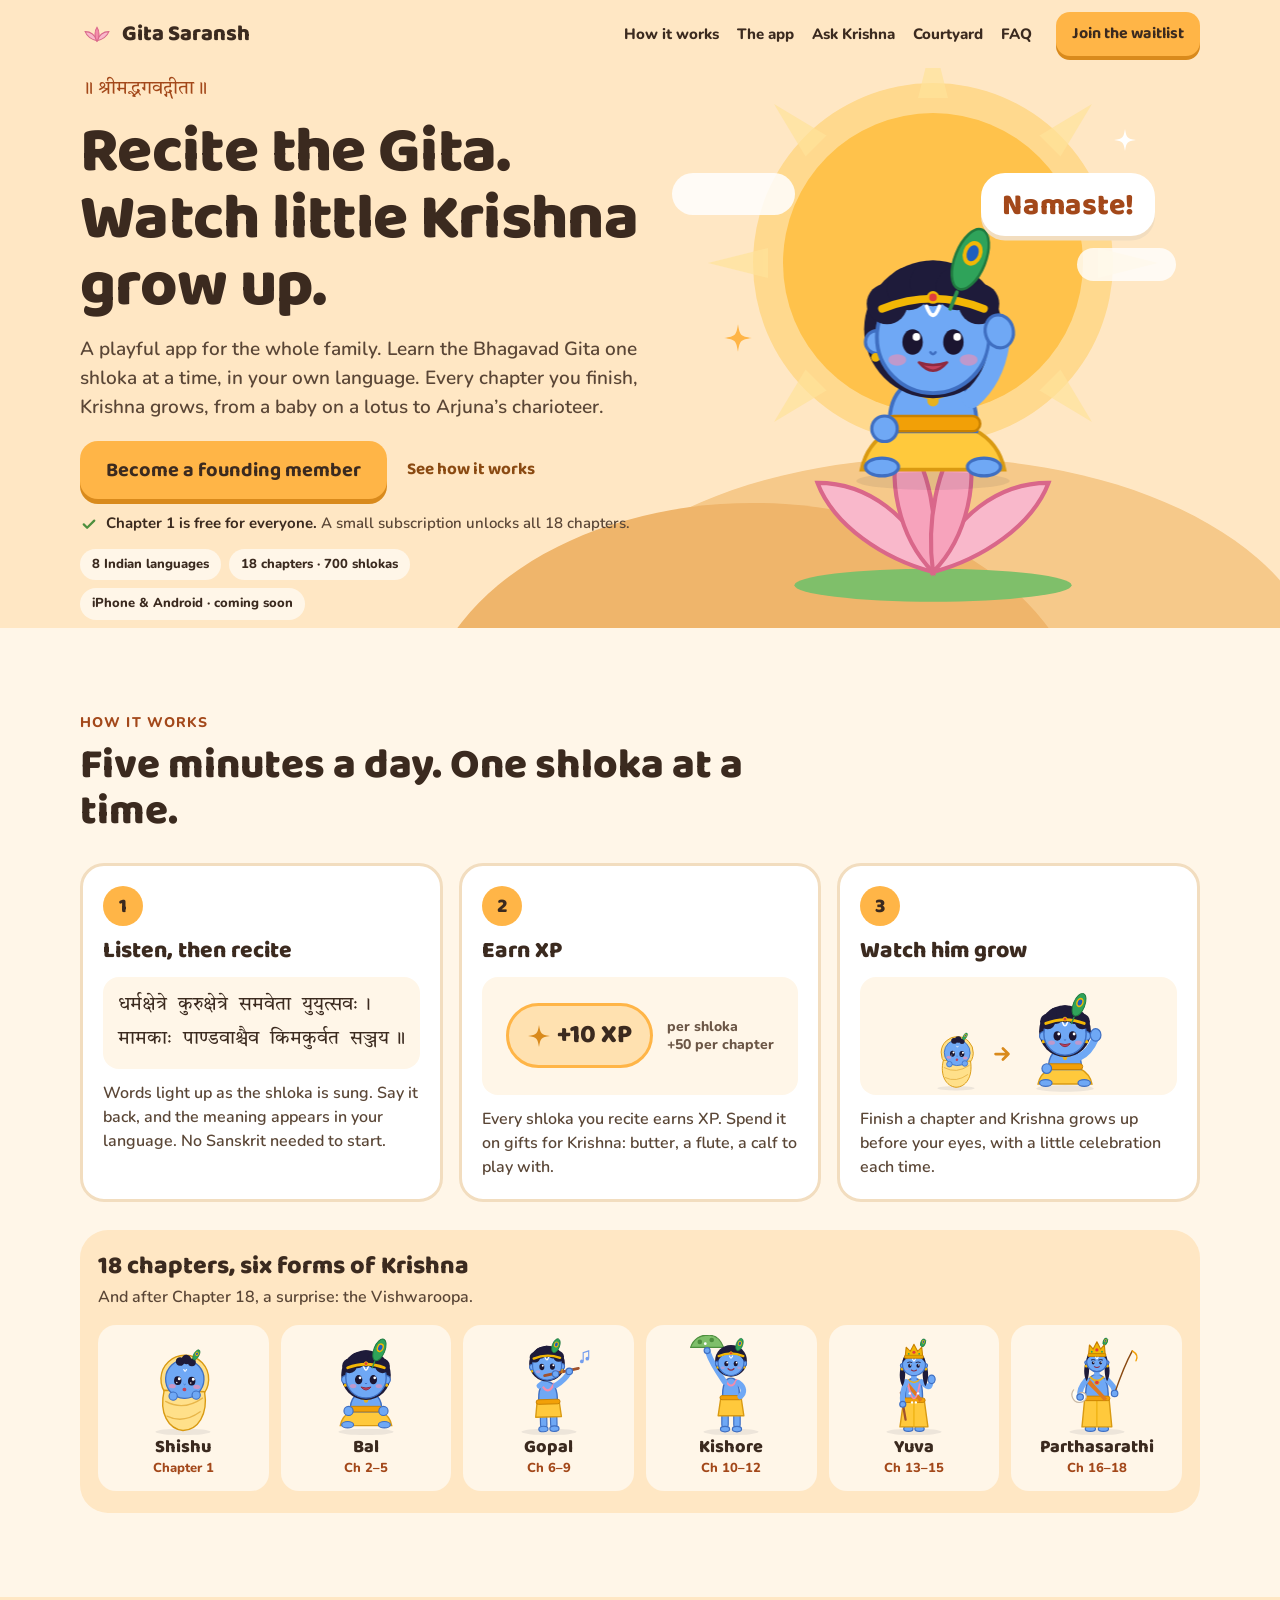
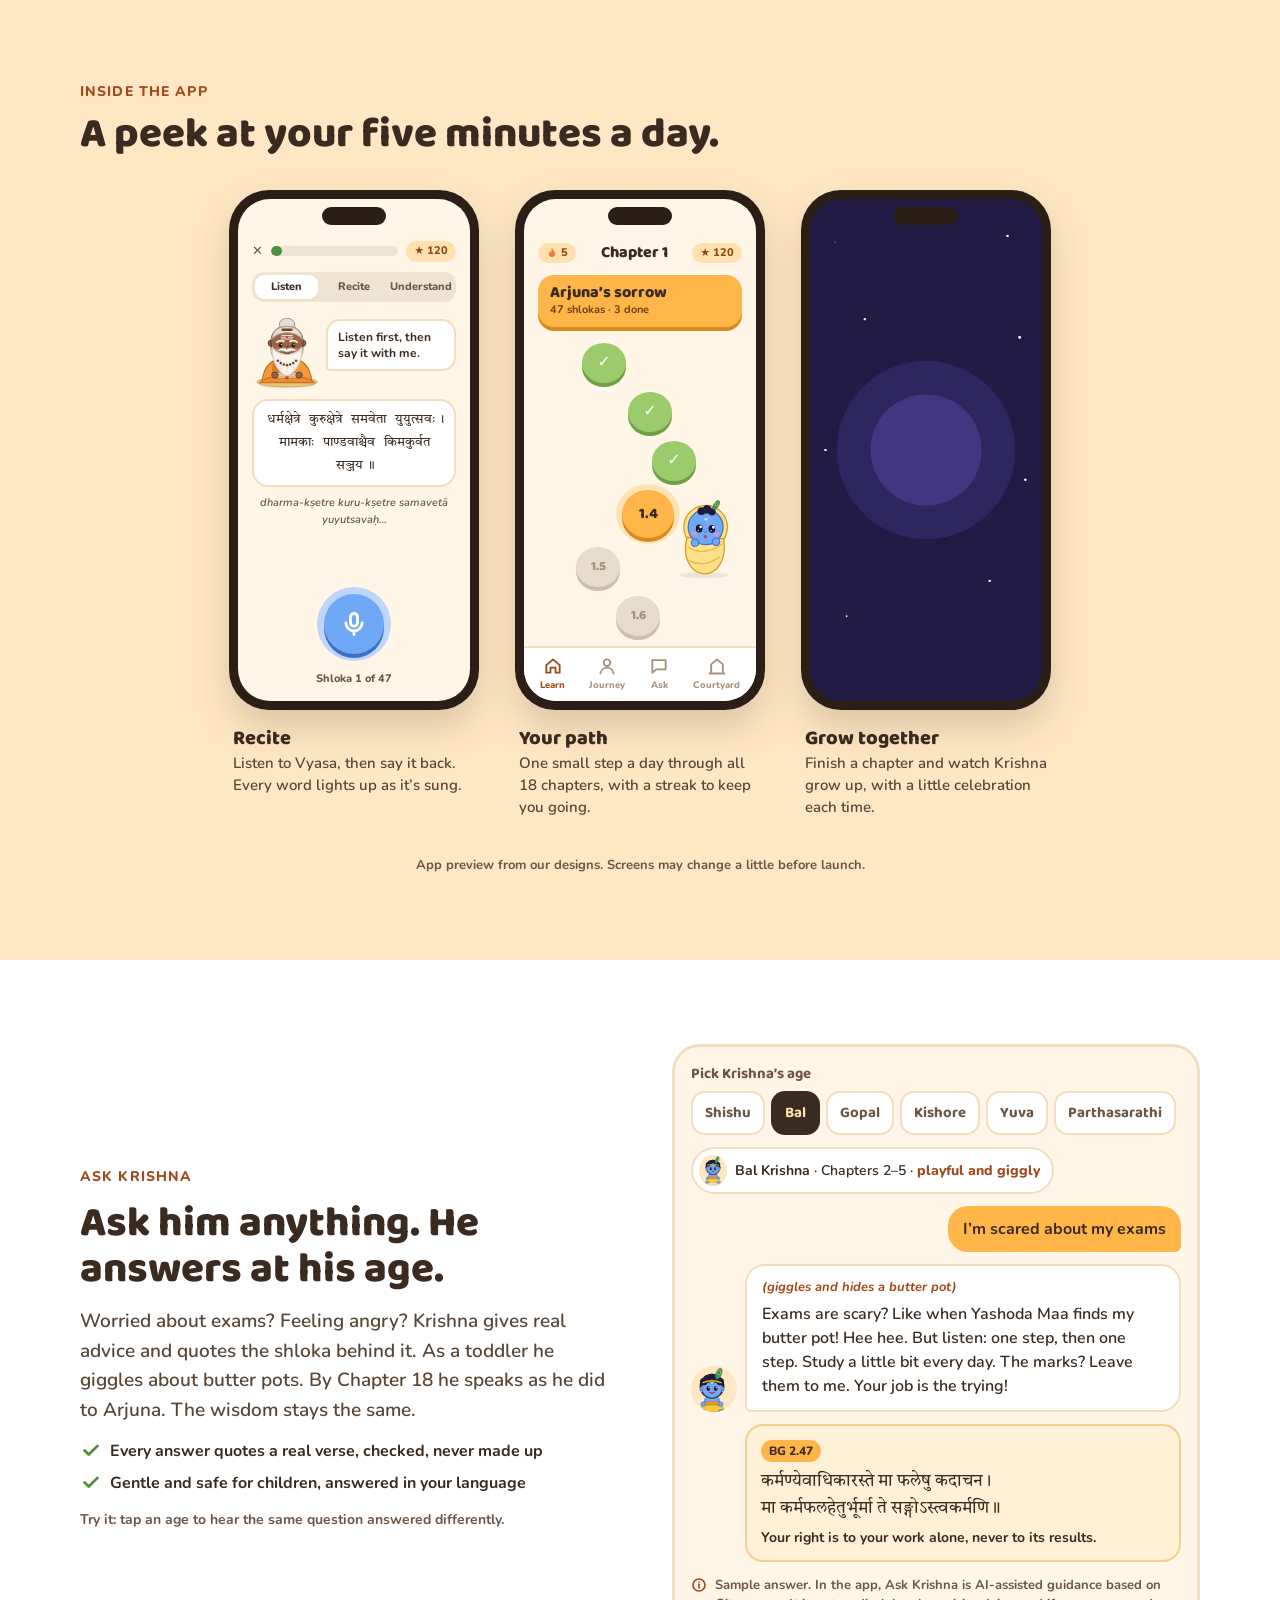
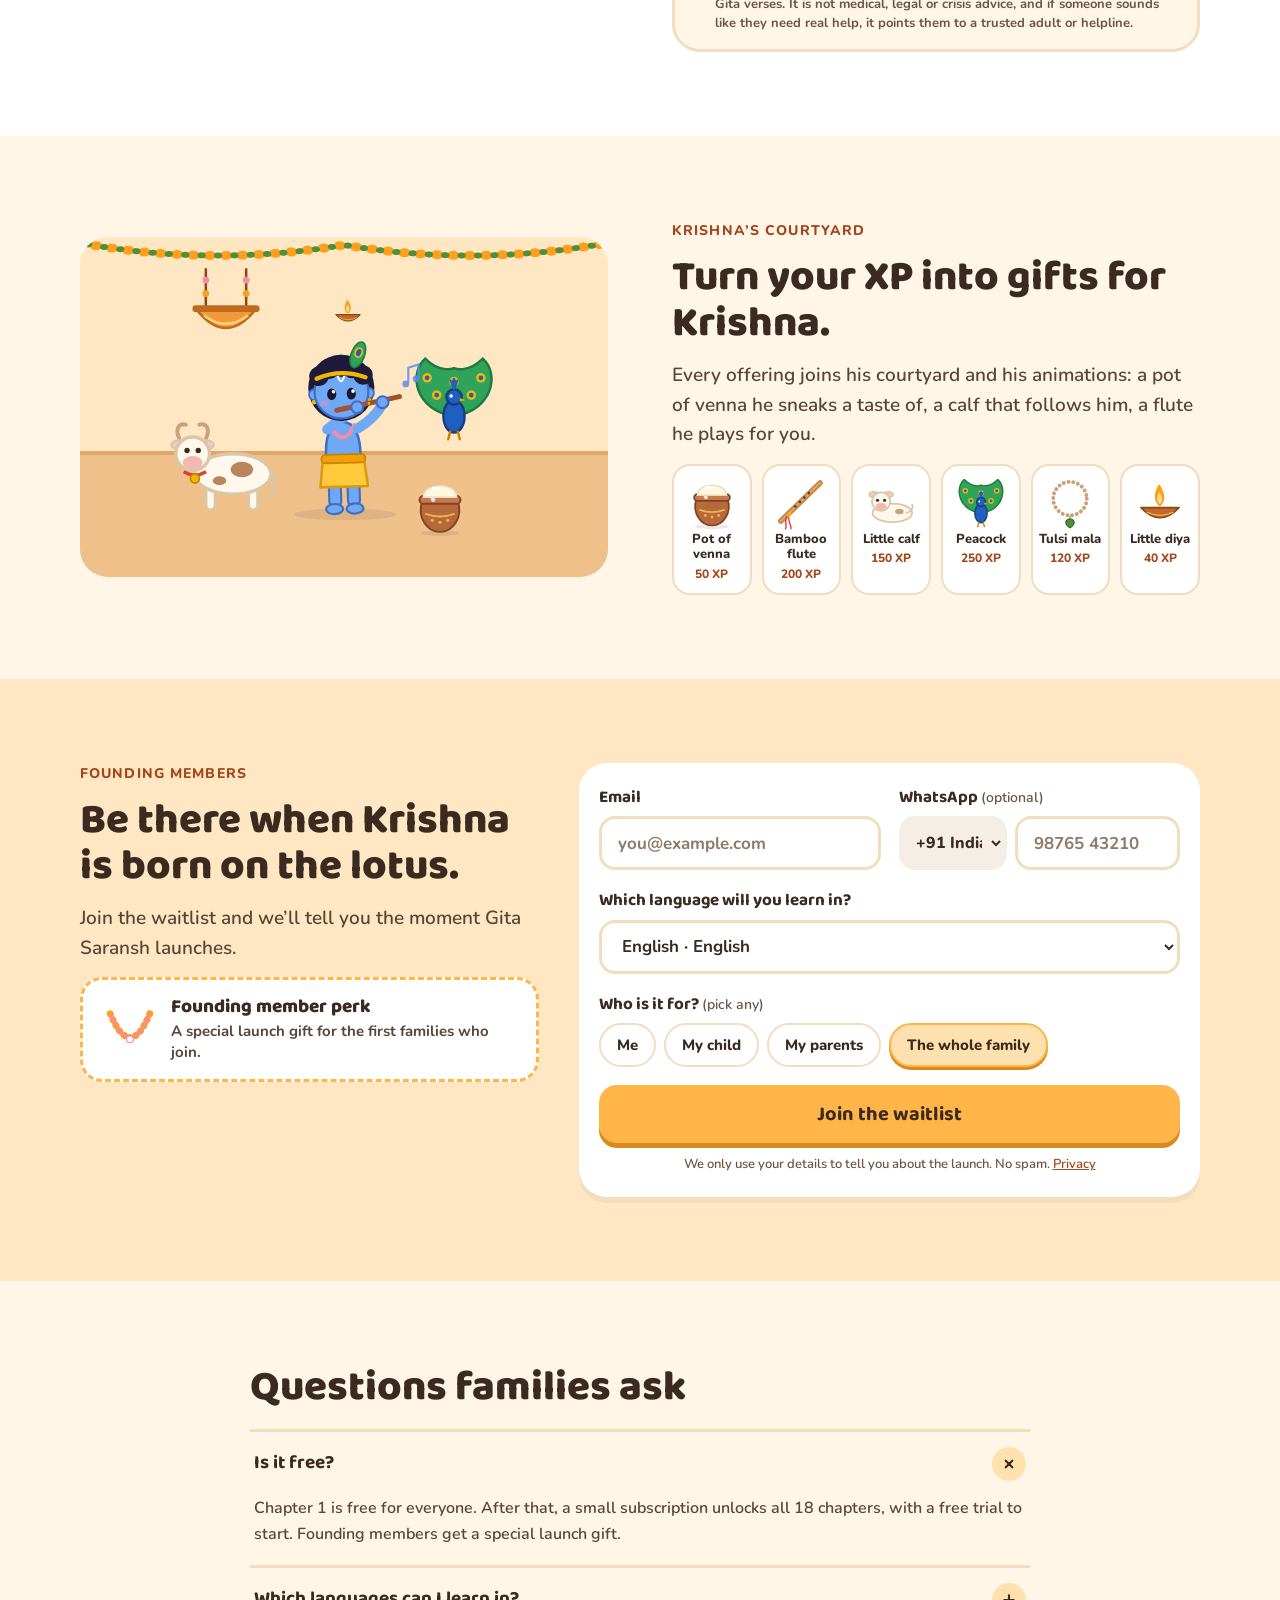
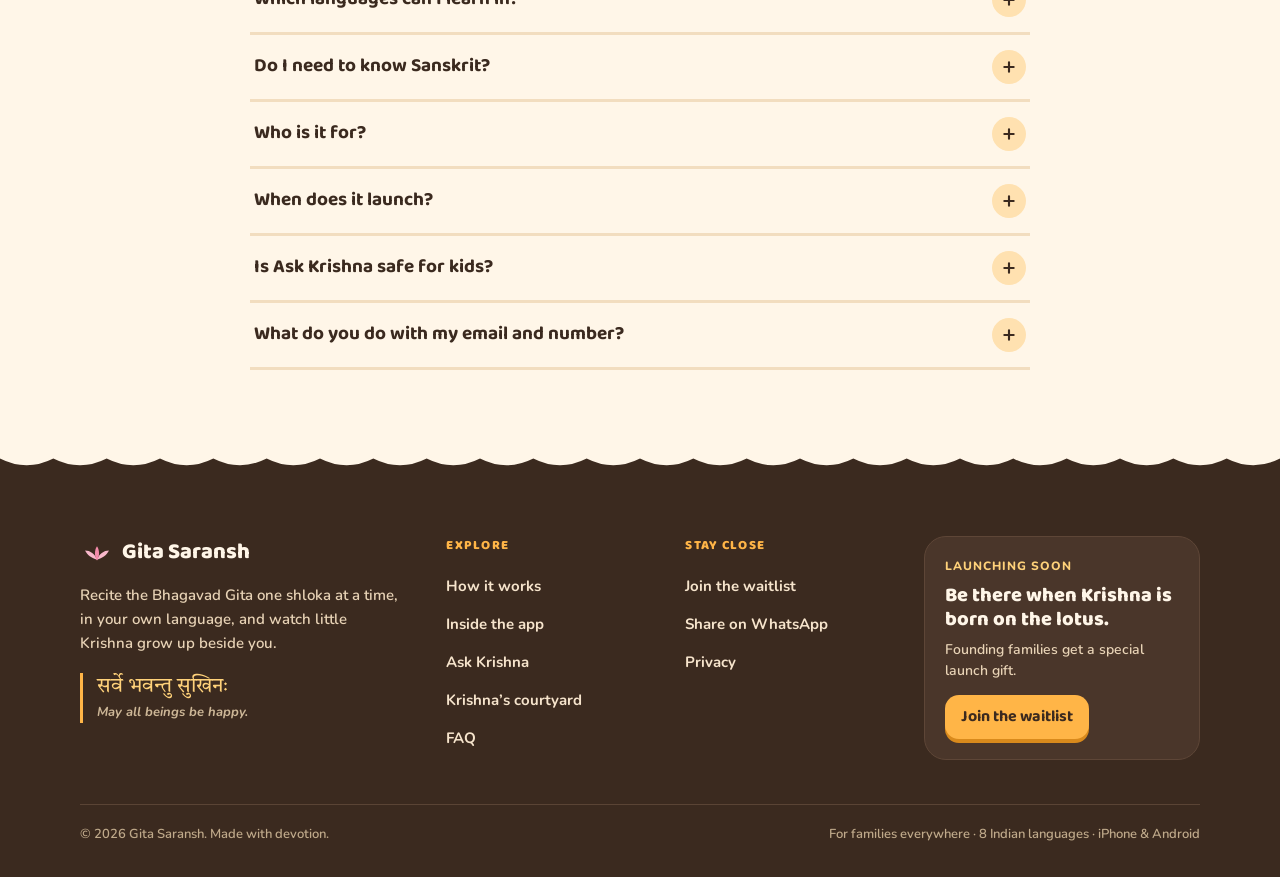
<file: index.html>
<!doctype html>
<html lang="en">
<head>
<meta charset="utf-8">
<meta name="viewport" content="width=device-width, initial-scale=1">
<title>Gita Saransh: recite the Gita, watch Krishna grow</title>
<meta name="description" content="A playful Bhagavad Gita app for the whole family. Recite one shloka at a time in your own language, and watch little Krishna grow up with every chapter. Join the waitlist.">
<meta name="theme-color" content="#FFE7C4">
<link rel="icon" href="assets/favicon.svg" type="image/svg+xml">
<meta property="og:type" content="website">
<meta property="og:title" content="Gita Saransh: recite the Gita, watch Krishna grow">
<meta property="og:description" content="Learn the Bhagavad Gita one shloka at a time, in your own language. Every chapter you finish, little Krishna grows.">
<meta property="og:url" content="https://maharshi559.github.io/gita-saransh-website/">
<meta property="og:image" content="https://maharshi559.github.io/gita-saransh-website/assets/og-image.png">
<meta property="og:site_name" content="Gita Saransh">
<meta property="og:locale" content="en_IN">
<meta property="og:image:width" content="1200">
<meta property="og:image:height" content="630">
<meta property="og:image:alt" content="Little blue Krishna waving from a pink lotus under a golden sun, next to the words Recite the Gita. Watch little Krishna grow up.">
<meta name="twitter:card" content="summary_large_image">
<meta name="twitter:title" content="Gita Saransh: recite the Gita, watch Krishna grow">
<meta name="twitter:description" content="Learn the Bhagavad Gita one shloka at a time, in your own language. Every chapter you finish, little Krishna grows.">
<meta name="twitter:image" content="https://maharshi559.github.io/gita-saransh-website/assets/og-image.png">
<script type="application/ld+json">
{
  "@context": "https://schema.org",
  "@graph": [
    {
      "@type": "WebSite",
      "@id": "https://maharshi559.github.io/gita-saransh-website/#website",
      "name": "Gita Saransh",
      "url": "https://maharshi559.github.io/gita-saransh-website/",
      "inLanguage": "en"
    },
    {
      "@type": "MobileApplication",
      "name": "Gita Saransh",
      "description": "A playful Bhagavad Gita app for the whole family. Recite one shloka at a time in your own language and watch little Krishna grow up with every chapter.",
      "url": "https://maharshi559.github.io/gita-saransh-website/",
      "image": "https://maharshi559.github.io/gita-saransh-website/assets/og-image.png",
      "operatingSystem": "iOS, Android",
      "applicationCategory": "EducationalApplication",
      "inLanguage": ["en", "hi", "te", "ta", "kn", "mr", "bn", "gu", "sa"],
      "audience": { "@type": "Audience", "audienceType": "Families, children with parents, adults and grandparents" },
      "about": { "@type": "Book", "name": "Bhagavad Gita" }
    }
  ]
}
</script>
<link rel="preconnect" href="https://fonts.googleapis.com">
<link rel="preconnect" href="https://fonts.gstatic.com" crossorigin>
<link rel="preload" as="style" href="https://fonts.googleapis.com/css2?family=Baloo+2:wght@500;600;700;800&family=Nunito:wght@500;600;700;800&family=Tiro+Devanagari+Sanskrit&display=swap">
<link rel="stylesheet" href="https://fonts.googleapis.com/css2?family=Baloo+2:wght@500;600;700;800&family=Nunito:wght@500;600;700;800&family=Tiro+Devanagari+Sanskrit&display=swap">
<link rel="preload" as="image" href="assets/krishna/toddler-wave.svg" type="image/svg+xml" fetchpriority="high">
<link rel="stylesheet" href="styles.css">
<script>document.documentElement.classList.add('js')</script>
<script src="config.js" defer></script>
<script src="settings.js" defer></script>
<script src="app.js" defer></script>
</head>
<body>
<a class="skip" href="#main">Skip to content</a>

<!-- header -->
<header class="site-header">
  <div class="wrap hdr">
    <a class="brand" href="#top" aria-label="Gita Saransh home">
      <svg width="34" height="22" viewBox="0 0 200 120" aria-hidden="true"><path d="M100 100 C70 92 40 72 30 46 C60 46 88 66 100 100 Z" fill="#F9B8CB" stroke="#D9678A" stroke-width="6"/><path d="M100 100 C130 92 160 72 170 46 C140 46 112 66 100 100 Z" fill="#F9B8CB" stroke="#D9678A" stroke-width="6"/><path d="M100 104 C84 82 84 42 100 20 C116 42 116 82 100 104 Z" fill="#F48BAA" stroke="#D9678A" stroke-width="6"/></svg>
      <span>Gita Saransh</span>
    </a>
    <nav class="nav" aria-label="Sections">
      <a class="navlink" href="#how">How it works</a>
      <a class="navlink" href="#inside">The app</a>
      <a class="navlink" href="#ask">Ask Krishna</a>
      <a class="navlink" href="#courtyard">Courtyard</a>
      <a class="navlink" href="#faq">FAQ</a>
    </nav>
    <a class="btn btn--sm" href="#join">Join<span class="hide-s">&nbsp;the waitlist</span></a>
  </div>
</header>

<main id="main">

<!-- hero -->
<section id="top" class="hero-sec">
  <div class="wrap hero">
    <div class="stack hero-copy a-rise">
      <div class="sa" lang="sa">॥ श्रीमद्भगवद्गीता ॥</div>
      <h1 class="h1">Recite the Gita. Watch little Krishna grow up.</h1>
      <p class="lede">A playful app for the whole family. Learn the Bhagavad Gita one shloka at a time, in your own language. Every chapter you finish, Krishna grows, from a baby on a lotus to Arjuna’s charioteer.</p>
      <div class="cta-row">
        <a class="btn" href="#join">Become a founding member</a>
        <a class="ghost" href="#how">See how it works</a>
      </div>
      <p class="cta-note"><svg width="18" height="18" viewBox="0 0 24 24" fill="none" stroke="#4E8F3E" stroke-width="3" stroke-linecap="round" stroke-linejoin="round" aria-hidden="true"><path d="M5 12.5l4.5 4.5L19 7.5"/></svg><span><strong>Chapter 1 is free for everyone.</strong> <span data-tpl="Then {price} a month, with a {trial_length} free trial.">A small subscription unlocks all 18 chapters.</span></span></p>
      <div class="pills">
        <span class="pill">8 Indian languages</span>
        <span class="pill">18 chapters · 700 shlokas</span>
        <span class="pill">iPhone &amp; Android · <span data-tpl="{launch_month}">coming soon</span></span>
      </div>
    </div>
    <div class="scene-wrap" aria-hidden="true">
      <div class="scene">
        <div class="sun-pulse a-pulse"></div>
        <div class="sun"></div>
        <svg class="rays a-spin" width="300" height="300" viewBox="-150 -150 300 300"><g fill="#FFE39A" opacity=".7"><path d="M0 -150 L10 -110 L-10 -110 Z"/><path d="M150 0 L110 10 L110 -10 Z"/><path d="M0 150 L-10 110 L10 110 Z"/><path d="M-150 0 L-110 -10 L-110 10 Z"/><path d="M106 -106 L85 -71 L71 -85 Z"/><path d="M106 106 L71 85 L85 71 Z"/><path d="M-106 106 L-85 71 L-71 85 Z"/><path d="M-106 -106 L-71 -85 L-85 -71 Z"/></g></svg>
        <div class="cloud a-drift" style="left:6px;top:70px;width:82px"></div>
        <div class="cloud a-drift" style="left:276px;top:120px;width:66px;height:22px;opacity:.8;animation-delay:-3s"></div>
        <svg class="a-twinkle" style="left:40px;top:170px" width="20" height="20" viewBox="-12 -12 24 24"><path d="M0 -11 C1.5 -2 2 -1.5 11 0 C2 1.5 1.5 2 0 11 C-1.5 2 -2 1.5 -11 0 C-2 -1.5 -1.5 -2 0 -11 Z" fill="#FFB547"/></svg>
        <svg class="a-twinkle" style="left:300px;top:40px;animation-delay:-.8s" width="16" height="16" viewBox="-12 -12 24 24"><path d="M0 -11 C1.5 -2 2 -1.5 11 0 C2 1.5 1.5 2 0 11 C-1.5 2 -2 1.5 -11 0 C-2 -1.5 -1.5 -2 0 -11 Z" fill="#FFFFFF"/></svg>
        <div class="hill1"></div>
        <div class="hill2"></div>
        <div class="a-pop" style="left:70px;top:226px;width:220px;height:132px">
          <svg viewBox="0 0 200 120" width="220" height="132"><ellipse cx="100" cy="108" rx="84" ry="10" fill="#7FBF6A"/><path d="M100 100 C70 92 40 72 30 46 C60 46 88 66 100 100 Z" fill="#F9B8CB" stroke="#D9678A" stroke-width="2.5"/><path d="M100 100 C130 92 160 72 170 46 C140 46 112 66 100 100 Z" fill="#F9B8CB" stroke="#D9678A" stroke-width="2.5"/><path d="M100 100 C80 80 70 42 82 16 C98 36 104 70 100 100 Z" fill="#F7A3BC" stroke="#D9678A" stroke-width="2.5"/><path d="M100 100 C120 80 130 42 118 16 C102 36 96 70 100 100 Z" fill="#F7A3BC" stroke="#D9678A" stroke-width="2.5"/></svg>
        </div>
        <div class="a-bob" style="left:95px;top:96px"><img src="assets/krishna/toddler-wave.svg" width="170" height="187" alt=""></div>
        <div class="hello a-hop" data-hello>Namaste!</div>
      </div>
    </div>
  </div>
</section>

<!-- how it works -->
<section id="how" class="sec">
  <div class="wrap stack" style="gap:28px">
    <div class="stack reveal" style="gap:10px;max-width:720px">
      <span class="eyebrow">How it works</span>
      <h2 class="h2">Five minutes a day. One shloka at a time.</h2>
    </div>
    <div class="steps">
      <article class="card reveal">
        <span class="num" aria-hidden="true">1</span>
        <h3 class="h3">Listen, then recite</h3>
        <div class="demo demo--shloka sa" lang="sa">
          <span class="kw">धर्मक्षेत्रे</span> <span class="kw" style="animation-delay:.9s">कुरुक्षेत्रे</span> <span class="kw" style="animation-delay:1.8s">समवेता</span> <span class="kw" style="animation-delay:2.7s">युयुत्सवः</span> ।<br><span class="kw" style="animation-delay:3.6s">मामकाः</span> <span class="kw" style="animation-delay:4.5s">पाण्डवाश्चैव</span> <span class="kw" style="animation-delay:5.4s">किमकुर्वत</span> <span class="kw" style="animation-delay:6.3s">सञ्जय</span> ॥
        </div>
        <p class="body">Words light up as the shloka is sung. Say it back, and the meaning appears in your language. No Sanskrit needed to start.</p>
      </article>
      <article class="card reveal">
        <span class="num" aria-hidden="true">2</span>
        <h3 class="h3">Earn XP</h3>
        <div class="demo demo--xp">
          <div class="xp"><svg class="a-twinkle" width="24" height="24" viewBox="-12 -12 24 24" aria-hidden="true"><path d="M0 -11 C1.5 -2 2 -1.5 11 0 C2 1.5 1.5 2 0 11 C-1.5 2 -2 1.5 -11 0 C-2 -1.5 -1.5 -2 0 -11 Z" fill="#D98A1C"/></svg>+10 XP</div>
          <span class="xp-note">per shloka<br>+50 per chapter</span>
        </div>
        <p class="body">Every shloka you recite earns XP. Spend it on gifts for Krishna: butter, a flute, a calf to play with.</p>
      </article>
      <article class="card reveal">
        <span class="num" aria-hidden="true">3</span>
        <h3 class="h3">Watch him grow</h3>
        <div class="demo demo--grow" aria-hidden="true">
          <img src="assets/krishna/newborn.svg" width="62" height="68" alt="" style="margin-bottom:4px">
          <svg width="22" height="22" viewBox="0 0 24 24" fill="none" stroke="#D98A1C" stroke-width="3" stroke-linecap="round" stroke-linejoin="round" style="margin-bottom:30px"><path d="M5 12h14M13 6l6 6-6 6"/></svg>
          <img class="a-bob" src="assets/krishna/toddler-wave.svg" width="96" height="106" alt="" style="margin-bottom:2px">
        </div>
        <p class="body">Finish a chapter and Krishna grows up before your eyes, with a little celebration each time.</p>
      </article>
    </div>

    <div class="forms-band reveal">
      <div class="stack" style="gap:4px">
        <h3 class="h3" style="font-size:25px">18 chapters, six forms of Krishna</h3>
        <p class="body">And after Chapter 18, a surprise: the Vishwaroopa.</p>
      </div>
      <ul class="ages">
        <li class="age"><img class="a-bob" src="assets/krishna/newborn.svg" width="92" height="101" alt="Baby Krishna on a lotus"><span class="age-name">Shishu</span><span class="age-span">Chapter 1</span></li>
        <li class="age"><img class="a-bob" style="animation-delay:-.55s" src="assets/krishna/toddler.svg" width="92" height="101" alt="Toddler Krishna"><span class="age-name">Bal</span><span class="age-span">Ch 2–5</span></li>
        <li class="age"><img class="a-bob" style="animation-delay:-1.1s" src="assets/krishna/boy.svg" width="92" height="101" alt="Young Krishna playing the flute"><span class="age-name">Gopal</span><span class="age-span">Ch 6–9</span></li>
        <li class="age"><img class="a-bob" style="animation-delay:-1.65s" src="assets/krishna/teen.svg" width="92" height="101" alt="Teenage Krishna lifting Govardhan"><span class="age-name">Kishore</span><span class="age-span">Ch 10–12</span></li>
        <li class="age"><img class="a-bob" style="animation-delay:-2.2s" src="assets/krishna/youth.svg" width="92" height="101" alt="Krishna as a young prince"><span class="age-name">Yuva</span><span class="age-span">Ch 13–15</span></li>
        <li class="age"><img class="a-bob" style="animation-delay:-2.75s" src="assets/krishna/adult.svg" width="92" height="101" alt="Krishna as Arjuna’s charioteer with his conch"><span class="age-name">Parthasarathi</span><span class="age-span">Ch 16–18</span></li>
      </ul>
    </div>
  </div>
</section>

<!-- inside the app -->
<section id="inside" class="sec inside-sec">
  <div class="wrap stack" style="gap:26px">
    <div class="stack reveal" style="gap:10px;max-width:720px">
      <span class="eyebrow">Inside the app</span>
      <h2 class="h2">A peek at your five minutes a day.</h2>
    </div>
    <div class="phones">
      <figure class="phone-fig reveal">
        <div class="phone" role="img" aria-label="App screen, reciting Chapter 1, shloka 1. Vyasa says: listen first, then say it with me. The Sanskrit words light up one by one above a big microphone button.">
          <div class="scr" aria-hidden="true">
            <div class="scr-top"><span class="scr-x">✕</span><div class="scr-bar"><i style="width:9%"></i></div><span class="scr-chip">★ 120</span></div>
            <div class="scr-seg"><span class="on">Listen</span><span>Recite</span><span>Understand</span></div>
            <div class="scr-vyasa"><img src="assets/vyasa/idle.svg" width="70" height="77" alt=""><span class="scr-say">Listen first, then say it with me.</span></div>
            <div class="scr-card sa" lang="sa"><span class="kw">धर्मक्षेत्रे</span> <span class="kw" style="animation-delay:.9s">कुरुक्षेत्रे</span> <span class="kw" style="animation-delay:1.8s">समवेता</span> <span class="kw" style="animation-delay:2.7s">युयुत्सवः</span> ।<br><span class="kw" style="animation-delay:3.6s">मामकाः</span> <span class="kw" style="animation-delay:4.5s">पाण्डवाश्चैव</span> <span class="kw" style="animation-delay:5.4s">किमकुर्वत</span> <span class="kw" style="animation-delay:6.3s">सञ्जय</span> ॥</div>
            <p class="scr-iast">dharma-kṣetre kuru-kṣetre samavetā yuyutsavaḥ…</p>
            <div class="scr-mic"><span class="scr-pulse a-pulse"></span><span class="scr-micbtn"><svg viewBox="0 0 24 24"><rect x="9" y="3" width="6" height="11" rx="3"/><path d="M5 11a7 7 0 0 0 14 0M12 18v3"/></svg></span></div>
            <p class="scr-hint">Shloka 1 of 47</p>
          </div>
        </div>
        <figcaption><strong>Recite</strong>Listen to Vyasa, then say it back. Every word lights up as it’s sung.</figcaption>
      </figure>

      <figure class="phone-fig reveal">
        <div class="phone" role="img" aria-label="App screen, the Chapter 1 path. Three shlokas are done, the fourth is glowing as today’s shloka, and baby Krishna sits on his lotus beside the path. The top shows a 5 day streak and 120 XP.">
          <div class="scr scr--path" aria-hidden="true">
            <div class="scr-top"><span class="scr-chip scr-chip--fire"><svg viewBox="0 0 24 24" width="12" height="12"><path d="M12 2c1 4 6 6 6 12a6 6 0 0 1-12 0c0-3 2-5 3-6 0 2 1 3 2 3 0-4-1-6 1-9z" fill="#F2762E"/></svg>5</span><span class="scr-title">Chapter 1</span><span class="scr-chip">★ 120</span></div>
            <div class="scr-unit"><strong>Arjuna’s sorrow</strong><span>47 shlokas · 3 done</span></div>
            <div class="path">
              <span class="node done" style="margin-left:0">✓</span>
              <span class="node done" style="margin-left:46px">✓</span>
              <span class="node done" style="margin-left:70px">✓</span>
              <span class="node now a-bob" style="margin-left:40px">1.4</span>
              <span class="node" style="margin-left:-6px">1.5</span>
              <span class="node" style="margin-left:34px">1.6</span>
              <img class="path-k" src="assets/krishna/newborn.svg" width="84" height="92" alt="">
            </div>
            <nav class="scr-tabs" aria-hidden="true"><span class="on"><svg viewBox="0 0 24 24"><path d="M4 11l8-7 8 7v9h-5v-6H9v6H4z"/></svg>Learn</span><span class=""><svg viewBox="0 0 24 24"><circle cx="12" cy="8" r="4"/><path d="M4 21c1-5 5-7 8-7s7 2 8 7"/></svg>Journey</span><span><svg viewBox="0 0 24 24"><path d="M4 5h16v11H9l-5 4z"/></svg>Ask</span><span><svg viewBox="0 0 24 24"><path d="M3 21h18M5 21V10l7-6 7 6v11"/></svg>Courtyard</span></nav>
          </div>
        </div>
        <figcaption><strong>Your path</strong>One small step a day through all 18 chapters, with a streak to keep you going.</figcaption>
      </figure>

      <figure class="phone-fig reveal">
        <div class="phone phone--video" role="img" aria-label="App screen, the growth moment after finishing Chapter 1: baby Krishna glows and grows into toddler Krishna, with petals falling.">
          <div class="scr scr--video" aria-hidden="true">
            <video data-grow-video poster="assets/app/growth-1-poster.jpg" muted loop playsinline preload="none" width="232" height="502"><source src="assets/app/growth-1.webm" type="video/webm"><source src="assets/app/growth-1.mp4" type="video/mp4"></video>
            <div class="grow-text" data-grow-text>
              <span class="grow-h">Krishna is growing up!</span>
              <span class="grow-s">Bal Krishna · Chapters 2–5</span>
              <span class="grow-btn">Start Chapter 2</span>
            </div>
          </div>
        </div>
        <figcaption><strong>Grow together</strong>Finish a chapter and watch Krishna grow up, with a little celebration each time.</figcaption>
      </figure>
    </div>
    <p class="preview-note">App preview from our designs. Screens may change a little before launch.</p>
  </div>
</section>

<!-- ask krishna -->
<section id="ask" class="sec" style="background:#fff">
  <div class="wrap split">
    <div class="first stack reveal" style="gap:14px">
      <span class="eyebrow">Ask Krishna</span>
      <h2 class="h2">Ask him anything. He answers at his age.</h2>
      <p class="lede">Worried about exams? Feeling angry? Krishna gives real advice and quotes the shloka behind it. As a toddler he giggles about butter pots. By Chapter 18 he speaks as he did to Arjuna. The wisdom stays the same.</p>
      <ul class="ticks">
        <li><svg width="22" height="22" viewBox="0 0 24 24" fill="none" stroke="#4E8F3E" stroke-width="3" stroke-linecap="round" stroke-linejoin="round" aria-hidden="true"><path d="M5 12.5l4.5 4.5L19 7.5"/></svg>Every answer quotes a real verse, checked, never made up</li>
        <li><svg width="22" height="22" viewBox="0 0 24 24" fill="none" stroke="#4E8F3E" stroke-width="3" stroke-linecap="round" stroke-linejoin="round" aria-hidden="true"><path d="M5 12.5l4.5 4.5L19 7.5"/></svg>Gentle and safe for children, answered in your language</li>
      </ul>
      <span class="hint">Try it: tap an age to hear the same question answered differently.</span>
    </div>
    <div class="chat reveal">
      <span class="lbl-sm" id="age-lbl">Pick Krishna’s age</span>
      <div class="agetabs" role="group" aria-labelledby="age-lbl" data-ask-tabs>
        <button class="tab" type="button" aria-pressed="false" data-age="newborn">Shishu</button>
        <button class="tab" type="button" aria-pressed="true" data-age="toddler">Bal</button>
        <button class="tab" type="button" aria-pressed="false" data-age="boy">Gopal</button>
        <button class="tab" type="button" aria-pressed="false" data-age="teen">Kishore</button>
        <button class="tab" type="button" aria-pressed="false" data-age="youth">Yuva</button>
        <button class="tab" type="button" aria-pressed="false" data-age="adult">Parthasarathi</button>
      </div>
      <p class="stage" data-ask-stage><img src="assets/krishna/toddler.svg" width="28" height="31" alt="" data-ask-stage-img><span><strong data-ask-stage-name>Bal Krishna</strong> · <span data-ask-stage-span>Chapters 2–5</span> · <em data-ask-stage-tone>playful and giggly</em></span></p>
      <div class="q-bubble">I’m scared about my exams</div>
      <div class="a-row">
        <div class="avatar"><img src="assets/krishna/toddler.svg" width="46" height="51" alt="" data-ask-avatar></div>
        <div class="a-bubble" aria-live="polite" aria-atomic="true" data-ask-bubble>
          <span class="sr-only" data-ask-sr>Bal Krishna, chapters 2 to 5, answers:</span>
          <div class="gesture" data-ask-gesture>(giggles and hides a butter pot)</div>
          <span data-ask-reply>Exams are scary? Like when Yashoda Maa finds my butter pot! Hee hee. But listen: one step, then one step. Study a little bit every day. The marks? Leave them to me. Your job is the trying!</span>
        </div>
      </div>
      <div class="verse">
        <span class="verse-tag">BG 2.47</span>
        <div class="sa" lang="sa">कर्मण्येवाधिकारस्ते मा फलेषु कदाचन ।<br>मा कर्मफलहेतुर्भूर्मा ते सङ्गोऽस्त्वकर्मणि ॥</div>
        <div class="verse-en">Your right is to your work alone, never to its results.</div>
      </div>
      <p class="disclaimer"><svg width="16" height="16" viewBox="0 0 24 24" fill="none" stroke="currentColor" stroke-width="2.5" stroke-linecap="round" stroke-linejoin="round" aria-hidden="true"><circle cx="12" cy="12" r="9"/><path d="M12 11v5M12 7.5v.01"/></svg><span>Sample answer. In the app, Ask Krishna is AI-assisted guidance based on Gita verses. It is not medical, legal or crisis advice, and if someone sounds like they need real help, it points them to a trusted adult or helpline.</span></p>
    </div>
  </div>
</section>

<!-- courtyard -->
<section id="courtyard" class="sec">
  <div class="wrap split rev">
    <div class="first stack reveal" style="gap:14px">
      <span class="eyebrow">Krishna’s courtyard</span>
      <h2 class="h2">Turn your XP into gifts for Krishna.</h2>
      <p class="lede">Every offering joins his courtyard and his animations: a pot of venna he sneaks a taste of, a calf that follows him, a flute he plays for you.</p>
      <ul class="items">
        <li class="item"><img src="assets/items/venna.svg" width="56" height="56" alt=""><span class="item-name">Pot of venna</span><span class="item-xp">50 XP</span></li>
        <li class="item"><img src="assets/items/flute.svg" width="56" height="56" alt=""><span class="item-name">Bamboo flute</span><span class="item-xp">200 XP</span></li>
        <li class="item"><img src="assets/items/calf.svg" width="56" height="56" alt=""><span class="item-name">Little calf</span><span class="item-xp">150 XP</span></li>
        <li class="item"><img src="assets/items/peacock.svg" width="56" height="56" alt=""><span class="item-name">Peacock</span><span class="item-xp">250 XP</span></li>
        <li class="item"><img src="assets/items/mala.svg" width="56" height="56" alt=""><span class="item-name">Tulsi mala</span><span class="item-xp">120 XP</span></li>
        <li class="item"><img src="assets/items/diya.svg" width="56" height="56" alt=""><span class="item-name">Little diya</span><span class="item-xp">40 XP</span></li>
      </ul>
    </div>
    <div class="yard reveal" aria-hidden="true">
      <svg class="yard-garland" viewBox="0 0 390 30" preserveAspectRatio="none"><path d="M0 6 Q98 30 195 8 Q292 30 390 6" stroke="#FF9F1C" fill="none" stroke-width="9" stroke-linecap="round" stroke-dasharray="0.1 12"/><path d="M0 6 Q98 30 195 8 Q292 30 390 6" stroke="#4E8F3E" fill="none" stroke-width="6" stroke-linecap="round" stroke-dasharray="0.1 12" stroke-dashoffset="6"/></svg>
      <div class="yard-ground"></div>
      <div class="yard-stage">
        <div class="a-sway" style="left:-10px;top:6px;transform-origin:50% 0"><img src="assets/items/jhoola.svg" width="84" height="84" alt=""></div>
        <div class="a-bob" style="left:212px;top:90px;animation-delay:-1s"><img src="assets/items/peacock.svg" width="96" height="96" alt=""></div>
        <div class="a-bob" style="left:-26px;top:150px"><img src="assets/items/cow.svg" width="112" height="112" alt=""></div>
        <div class="a-bob" style="left:66px;top:76px"><img src="assets/krishna/boy.svg" width="170" height="187" alt=""></div>
        <div class="a-wiggle" style="left:214px;top:214px"><img src="assets/items/venna.svg" width="64" height="64" alt=""></div>
        <div class="a-flicker" style="left:136px;top:34px"><img src="assets/items/diya.svg" width="36" height="36" alt=""></div>
      </div>
    </div>
  </div>
</section>

<!-- join -->
<section id="join" class="sec join-sec">
  <div class="wrap joingrid">
    <div class="stack" style="gap:14px">
      <span class="eyebrow">Founding members</span>
      <h2 class="h2">Be there when Krishna is born on the lotus.</h2>
      <p class="lede">Join the waitlist and we’ll tell you the moment Gita Saransh launches.</p>
      <div class="perk">
        <img class="a-wiggle" src="assets/items/garland.svg" width="58" height="58" alt="" style="flex-shrink:0">
        <div class="stack" style="gap:2px">
          <span class="perk-title">Founding member perk</span>
          <span class="perk-body" data-tpl="{founding_perk} for the first {founding_spots} families who join.">A special launch gift for the first families who join.</span>
        </div>
      </div>
    </div>

    <div>
      <!-- success state -->
      <div class="panel joined a-pop" role="status" tabindex="-1" hidden data-joined>
        <div class="joined-art">
          <img class="a-bob" src="assets/krishna/toddler-wave.svg" width="130" height="143" alt="">
          <img src="assets/vyasa/bless.svg" width="120" height="132" alt="">
        </div>
        <h3 class="joined-title" tabindex="-1" data-joined-title>You’re a founding member!</h3>
        <p>Vyasa has written your name down. We’ll write to <b data-shown-email>you</b> when Gita Saransh launches<span data-shown-wa hidden> and send a WhatsApp message to <span data-shown-wa-num></span></span>.</p>
        <a class="btn btn--green" href="#" target="_blank" rel="noopener" data-share>Share with family on WhatsApp</a>
        <button class="ghost" type="button" data-edit>Change my details</button>
      </div>

      <!-- form -->
      <form class="panel" novalidate data-form>
        <div class="fields">
          <div>
            <label class="lbl" for="f-email">Email</label>
            <input id="f-email" name="email" class="inp" type="email" autocomplete="email" placeholder="you@example.com" required>
          </div>
          <div>
            <label class="lbl" for="f-wa">WhatsApp <small>(optional)</small></label>
            <div class="row">
              <label for="f-cc" class="sr-only">Country code</label>
              <select id="f-cc" name="cc" class="cc ccsel" autocomplete="tel-country-code">
                <option value="IN" data-dial="91">+91 India</option>
                <option value="US" data-dial="1">+1 USA</option>
                <option value="CA" data-dial="1">+1 Canada</option>
                <option value="GB" data-dial="44">+44 UK</option>
                <option value="AU" data-dial="61">+61 Australia</option>
                <option value="NZ" data-dial="64">+64 New Zealand</option>
                <option value="AE" data-dial="971">+971 UAE</option>
                <option value="SA" data-dial="966">+966 Saudi Arabia</option>
                <option value="QA" data-dial="974">+974 Qatar</option>
                <option value="KW" data-dial="965">+965 Kuwait</option>
                <option value="OM" data-dial="968">+968 Oman</option>
                <option value="BH" data-dial="973">+973 Bahrain</option>
                <option value="SG" data-dial="65">+65 Singapore</option>
                <option value="MY" data-dial="60">+60 Malaysia</option>
                <option value="NP" data-dial="977">+977 Nepal</option>
                <option value="LK" data-dial="94">+94 Sri Lanka</option>
                <option value="BD" data-dial="880">+880 Bangladesh</option>
                <option value="MU" data-dial="230">+230 Mauritius</option>
                <option value="FJ" data-dial="679">+679 Fiji</option>
                <option value="ZA" data-dial="27">+27 South Africa</option>
                <option value="KE" data-dial="254">+254 Kenya</option>
                <option value="TT" data-dial="1">+1 Trinidad & Tobago</option>
                <option value="GY" data-dial="592">+592 Guyana</option>
                <option value="SR" data-dial="597">+597 Suriname</option>
                <option value="DE" data-dial="49">+49 Germany</option>
                <option value="NL" data-dial="31">+31 Netherlands</option>
                <option value="IE" data-dial="353">+353 Ireland</option>
                <option value="FR" data-dial="33">+33 France</option>
                <option value="IT" data-dial="39">+39 Italy</option>
                <option value="HK" data-dial="852">+852 Hong Kong</option>
                <option value="JP" data-dial="81">+81 Japan</option>
              </select>
              <input id="f-wa" name="whatsapp" class="inp" type="tel" inputmode="tel" autocomplete="tel-national" placeholder="98765 43210" aria-describedby="wa-hint">
            </div>
            <span id="wa-hint" class="sr-only">Pick your country, then type your number. You can also type a full number starting with plus.</span>
          </div>
        </div>
        <label class="check" hidden data-consent-row>
          <input type="checkbox" name="wa_consent" checked>
          <span>Yes, send me launch updates on WhatsApp. I can stop them any time.</span>
        </label>
        <div>
          <label class="lbl" for="f-lang">Which language will you learn in?</label>
          <select id="f-lang" name="language" class="inp" data-lang-select>
            <option value="en">English · English</option>
            <option value="hi">हिन्दी · Hindi</option>
            <option value="te">తెలుగు · Telugu</option>
            <option value="ta">தமிழ் · Tamil</option>
            <option value="kn">ಕನ್ನಡ · Kannada</option>
            <option value="mr">मराठी · Marathi</option>
            <option value="bn">বাংলা · Bengali</option>
            <option value="gu">ગુજરાતી · Gujarati</option>
          </select>
        </div>
        <fieldset>
          <legend class="lbl">Who is it for? <small>(pick any)</small></legend>
          <div class="chips">
            <label class="chip"><input type="checkbox" name="who" value="me"><span>Me</span></label>
            <label class="chip"><input type="checkbox" name="who" value="child"><span>My child</span></label>
            <label class="chip"><input type="checkbox" name="who" value="parents"><span>My parents</span></label>
            <label class="chip"><input type="checkbox" name="who" value="family" checked><span>The whole family</span></label>
          </div>
        </fieldset>
        <div class="hp" aria-hidden="true">
          <label for="f-website">Leave this empty</label>
          <input id="f-website" name="website" type="text" tabindex="-1" autocomplete="off">
        </div>
        <p class="alert" role="alert" hidden data-error></p>
        <button class="btn btn--block" type="submit" data-submit>Join the waitlist</button>
        <p class="fineprint">We only use your details to tell you about the launch. No spam. <a href="privacy.html">Privacy</a></p>
      </form>
    </div>
  </div>
</section>

<!-- faq -->
<section id="faq" class="sec">
  <div class="wrap stack" style="max-width:860px;gap:18px">
    <h2 class="h2">Questions families ask</h2>
    <div class="faq">
      <details name="faq" open><summary>Is it free?<span class="plus" aria-hidden="true"><svg width="16" height="16" viewBox="0 0 24 24" fill="none" stroke="#3B2A1F" stroke-width="3.2" stroke-linecap="round"><path d="M12 5v14M5 12h14"/></svg></span></summary>
        <p>Chapter 1 is free for everyone. <span data-tpl="After that, Gita Saransh is {price} a month with a {trial_length} free trial.">After that, a small subscription unlocks all 18 chapters, with a free trial to start.</span> <span data-tpl="Founding members get {founding_perk}.">Founding members get a special launch gift.</span></p></details>
      <details name="faq"><summary>Which languages can I learn in?<span class="plus" aria-hidden="true"><svg width="16" height="16" viewBox="0 0 24 24" fill="none" stroke="#3B2A1F" stroke-width="3.2" stroke-linecap="round"><path d="M12 5v14M5 12h14"/></svg></span></summary>
        <p>English, Hindi, Telugu, Tamil, Kannada, Marathi, Bengali and Gujarati. Shlokas are always in Sanskrit; the meanings, stories and Krishna’s answers are in your language.</p></details>
      <details name="faq"><summary>Do I need to know Sanskrit?<span class="plus" aria-hidden="true"><svg width="16" height="16" viewBox="0 0 24 24" fill="none" stroke="#3B2A1F" stroke-width="3.2" stroke-linecap="round"><path d="M12 5v14M5 12h14"/></svg></span></summary>
        <p>Not at all. You listen first while each word lights up, then say it back. The meaning comes right after, in your language.</p></details>
      <details name="faq"><summary>Who is it for?<span class="plus" aria-hidden="true"><svg width="16" height="16" viewBox="0 0 24 24" fill="none" stroke="#3B2A1F" stroke-width="3.2" stroke-linecap="round"><path d="M12 5v14M5 12h14"/></svg></span></summary>
        <p>Children learning with a parent, adults starting the Gita for the first time, and grandparents who want to recite it daily. Everyone in a family can have their own Krishna.</p></details>
      <details name="faq"><summary>When does it launch?<span class="plus" aria-hidden="true"><svg width="16" height="16" viewBox="0 0 24 24" fill="none" stroke="#3B2A1F" stroke-width="3.2" stroke-linecap="round"><path d="M12 5v14M5 12h14"/></svg></span></summary>
        <p><span data-tpl="We’re aiming for {launch_month} on iPhone and Android.">We’re launching soon on iPhone and Android.</span> Founding members hear first.</p></details>
      <details name="faq"><summary>Is Ask Krishna safe for kids?<span class="plus" aria-hidden="true"><svg width="16" height="16" viewBox="0 0 24 24" fill="none" stroke="#3B2A1F" stroke-width="3.2" stroke-linecap="round"><path d="M12 5v14M5 12h14"/></svg></span></summary>
        <p>Answers are gentle, family friendly and always tied to a real verse. If a question sounds like someone needs real help, the app steps out of character and points them to a trusted adult or helpline.</p></details>
      <details name="faq"><summary>What do you do with my email and number?<span class="plus" aria-hidden="true"><svg width="16" height="16" viewBox="0 0 24 24" fill="none" stroke="#3B2A1F" stroke-width="3.2" stroke-linecap="round"><path d="M12 5v14M5 12h14"/></svg></span></summary>
        <p>Only tell you about the launch and your founding perk. You can unsubscribe with one tap. We never sell or share your details. <a href="privacy.html">Read the privacy notice</a>.</p></details>
    </div>
  </div>
</section>

</main>

<!-- footer -->
<footer class="site-footer">
  <svg class="foot-edge" viewBox="0 0 1200 24" preserveAspectRatio="none" aria-hidden="true"><path d="M0 0 H1200 V6 Q1175 24 1150 6 Q1125 24 1100 6 Q1075 24 1050 6 Q1025 24 1000 6 Q975 24 950 6 Q925 24 900 6 Q875 24 850 6 Q825 24 800 6 Q775 24 750 6 Q725 24 700 6 Q675 24 650 6 Q625 24 600 6 Q575 24 550 6 Q525 24 500 6 Q475 24 450 6 Q425 24 400 6 Q375 24 350 6 Q325 24 300 6 Q275 24 250 6 Q225 24 200 6 Q175 24 150 6 Q125 24 100 6 Q75 24 50 6 Q25 24 0 6 Z" fill="#FFF6E8"/></svg>
  <div class="wrap foot">
    <div class="foot-grid">
      <div class="foot-about">
        <a class="brand" href="#top"><svg width="34" height="22" viewBox="0 0 200 120" aria-hidden="true"><path d="M100 100 C70 92 40 72 30 46 C60 46 88 66 100 100 Z" fill="#F9B8CB"/><path d="M100 100 C130 92 160 72 170 46 C140 46 112 66 100 100 Z" fill="#F9B8CB"/><path d="M100 104 C84 82 84 42 100 20 C116 42 116 82 100 104 Z" fill="#F48BAA"/></svg><span>Gita Saransh</span></a>
        <p class="foot-tag">Recite the Bhagavad Gita one shloka at a time, in your own language, and watch little Krishna grow up beside you.</p>
        <figure class="foot-shloka">
          <p class="sa" lang="sa">सर्वे भवन्तु सुखिनः</p>
          <figcaption>May all beings be happy.</figcaption>
        </figure>
      </div>

      <nav class="foot-col" aria-labelledby="fh-explore">
        <h2 class="foot-h" id="fh-explore">Explore</h2>
        <ul>
          <li><a href="#how">How it works</a></li>
          <li><a href="#inside">Inside the app</a></li>
          <li><a href="#ask">Ask Krishna</a></li>
          <li><a href="#courtyard">Krishna’s courtyard</a></li>
          <li><a href="#faq">FAQ</a></li>
        </ul>
      </nav>

      <div class="foot-col">
        <h2 class="foot-h">Stay close</h2>
        <ul>
          <li><a href="#join">Join the waitlist</a></li>
          <li><a href="https://wa.me/" target="_blank" rel="noopener" data-share-footer>Share on WhatsApp</a></li>
          <li data-needs="contact_email" hidden><a href="#join" data-tpl-href="mailto:{contact_email}">Contact us</a></li>
          <li><a href="privacy.html">Privacy</a></li>
        </ul>
      </div>

      <div class="foot-card">
        <span class="foot-card-k">Launching <span data-tpl="{launch_month}">soon</span></span>
        <p class="foot-card-t">Be there when Krishna is born on the lotus.</p>
        <p class="foot-card-s" data-tpl="Founding families get {founding_perk}.">Founding families get a special launch gift.</p>
        <a class="btn btn--sm" href="#join">Join the waitlist</a>
      </div>
    </div>

    <div class="foot-bottom">
      <small>© <span data-year>2026</span> Gita Saransh. <span data-tpl="Made with devotion in {city}.">Made with devotion.</span></small>
      <small>For families everywhere · 8 Indian languages · iPhone &amp; Android</small>
    </div>
  </div>
</footer>
</body>
</html>
</file>
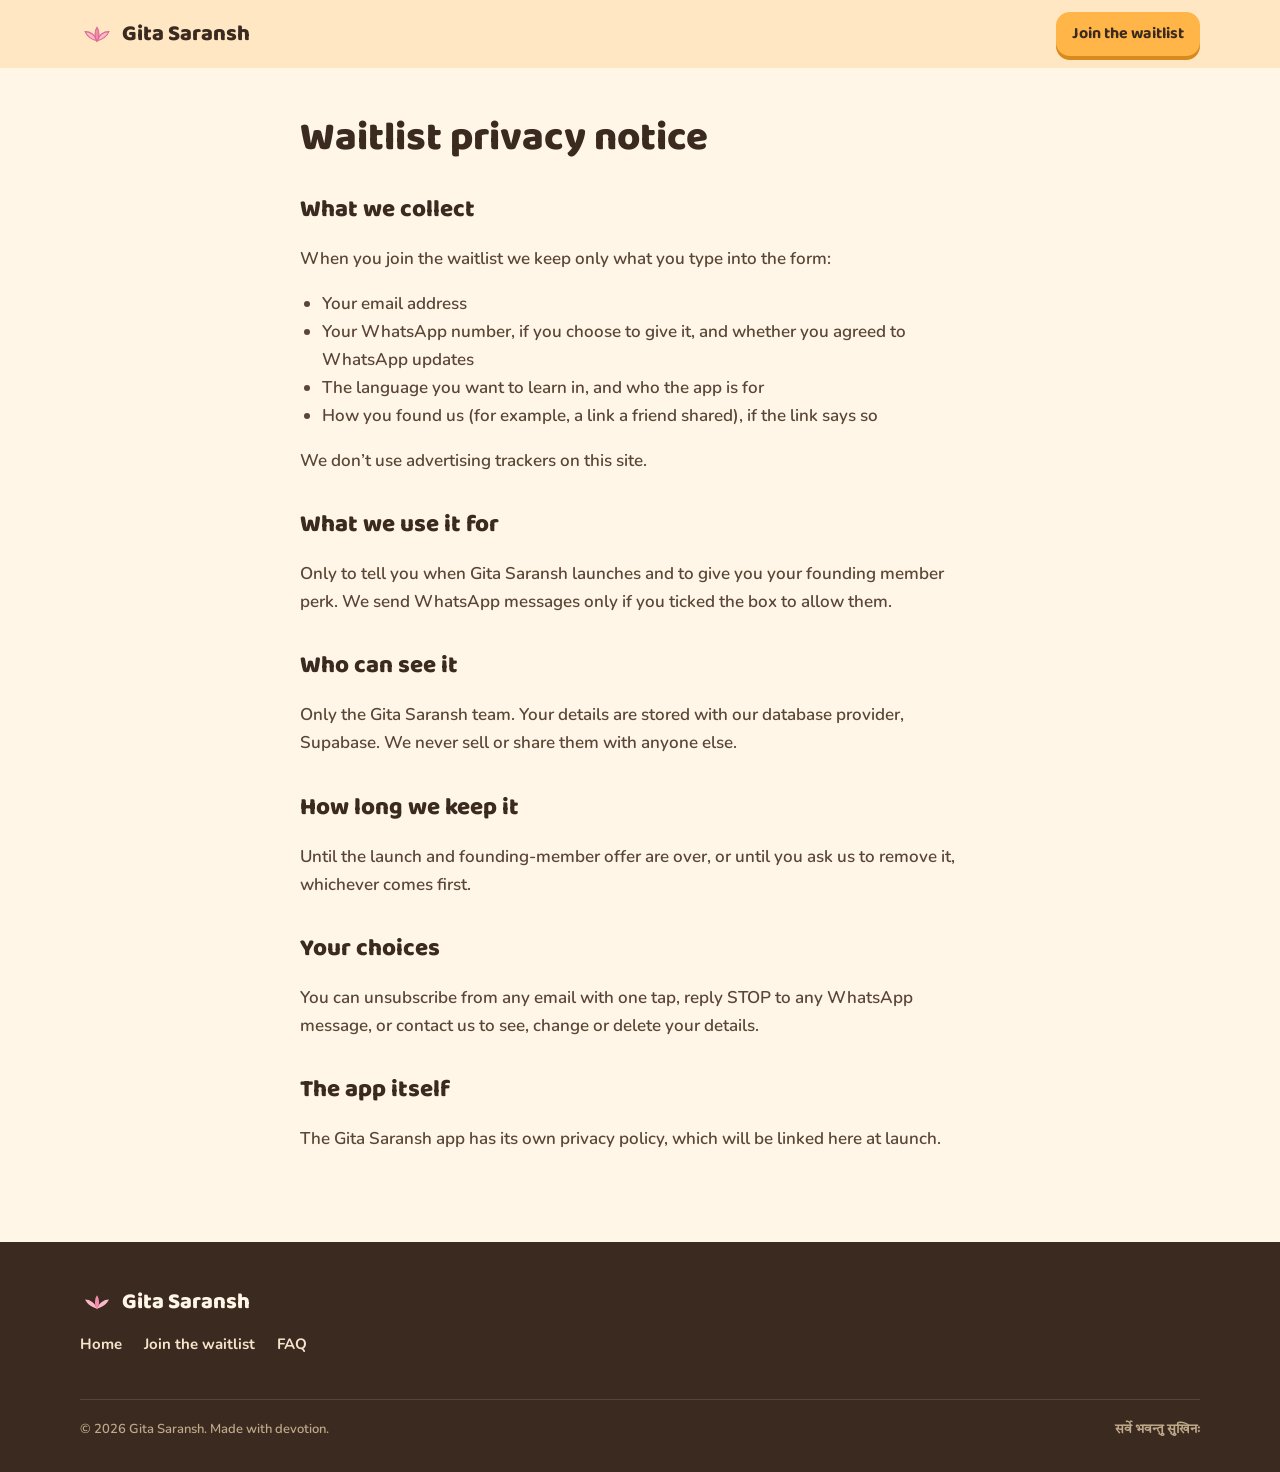
<file: privacy.html>
<!doctype html>
<html lang="en">
<head>
<meta charset="utf-8">
<meta name="viewport" content="width=device-width, initial-scale=1">
<title>Privacy · Gita Saransh</title>
<meta name="description" content="How Gita Saransh uses the details you give when you join the waitlist.">
<meta name="theme-color" content="#FFE7C4">
<link rel="icon" href="assets/favicon.svg" type="image/svg+xml">
<link rel="preconnect" href="https://fonts.googleapis.com">
<link rel="preconnect" href="https://fonts.gstatic.com" crossorigin>
<link rel="stylesheet" href="https://fonts.googleapis.com/css2?family=Baloo+2:wght@700;800&family=Nunito:wght@600;700;800&family=Tiro+Devanagari+Sanskrit&display=swap">
<link rel="stylesheet" href="styles.css">
<script src="config.js" defer></script>
<script src="settings.js" defer></script>
</head>
<body>
<header class="site-header">
  <div class="wrap hdr">
    <a class="brand" href="index.html">
      <svg width="34" height="22" viewBox="0 0 200 120" aria-hidden="true"><path d="M100 100 C70 92 40 72 30 46 C60 46 88 66 100 100 Z" fill="#F9B8CB" stroke="#D9678A" stroke-width="6"/><path d="M100 100 C130 92 160 72 170 46 C140 46 112 66 100 100 Z" fill="#F9B8CB" stroke="#D9678A" stroke-width="6"/><path d="M100 104 C84 82 84 42 100 20 C116 42 116 82 100 104 Z" fill="#F48BAA" stroke="#D9678A" stroke-width="6"/></svg>
      <span>Gita Saransh</span>
    </a>
    <a class="btn btn--sm" href="index.html#join">Join<span class="hide-s">&nbsp;the waitlist</span></a>
  </div>
</header>

<main class="wrap doc">
  <h1>Waitlist privacy notice</h1>
  <p data-tpl="Last updated: {privacy_updated}" data-needs="privacy_updated" hidden></p>

  <h2>What we collect</h2>
  <p>When you join the waitlist we keep only what you type into the form:</p>
  <ul>
    <li>Your email address</li>
    <li>Your WhatsApp number, if you choose to give it, and whether you agreed to WhatsApp updates</li>
    <li>The language you want to learn in, and who the app is for</li>
    <li>How you found us (for example, a link a friend shared), if the link says so</li>
  </ul>
  <p>We don’t use advertising trackers on this site.</p>

  <h2>What we use it for</h2>
  <p>Only to tell you when Gita Saransh launches and to give you your founding member perk. We send WhatsApp messages only if you ticked the box to allow them.</p>

  <h2>Who can see it</h2>
  <p>Only the Gita Saransh team. Your details are stored with our database provider, Supabase. We never sell or share them with anyone else.</p>

  <h2>How long we keep it</h2>
  <p>Until the launch and founding-member offer are over, or until you ask us to remove it, whichever comes first.</p>

  <h2>Your choices</h2>
  <p>You can unsubscribe from any email with one tap, reply STOP to any WhatsApp message, <span data-needs="contact_email" hidden>or write to <a href="#" data-tpl-href="mailto:{contact_email}" data-tpl="{contact_email}"></a></span><span data-unless="contact_email">or contact us</span> to see, change or delete your details.</p>

  <h2>The app itself</h2>
  <p>The Gita Saransh app has its own privacy policy, which will be linked here at launch.</p>
</main>

<footer class="site-footer">
  <div class="wrap foot foot-min">
    <a class="brand" href="index.html"><svg width="34" height="22" viewBox="0 0 200 120" aria-hidden="true"><path d="M100 100 C70 92 40 72 30 46 C60 46 88 66 100 100 Z" fill="#F9B8CB"/><path d="M100 100 C130 92 160 72 170 46 C140 46 112 66 100 100 Z" fill="#F9B8CB"/><path d="M100 104 C84 82 84 42 100 20 C116 42 116 82 100 104 Z" fill="#F48BAA"/></svg><span>Gita Saransh</span></a>
    <div class="foot-links">
      <a href="index.html">Home</a>
      <a href="index.html#join">Join the waitlist</a>
      <a href="index.html#faq">FAQ</a>
      <a href="#" data-tpl-href="mailto:{contact_email}" data-needs="contact_email" hidden>Contact us</a>
    </div>
    <div class="foot-bottom">
      <small>© 2026 Gita Saransh. <span data-tpl="Made with devotion in {city}.">Made with devotion.</span></small>
      <small lang="sa" class="sa">सर्वे भवन्तु सुखिनः</small>
    </div>
  </div>
</footer>
</body>
</html>
</file>
<file: styles.css>
/* Gita Saransh website
   Design language from the app's design canvas:
   Baloo 2 (headings), Nunito (body), Tiro Devanagari Sanskrit (shlokas);
   ghee, peach and marigold palette; chunky buttons with a 5px bottom shadow. */

:root {
  --ghee: #FFF6E8;
  --peach: #FFE7C4;
  --peach-soft: #FFE1B0;
  --marigold: #FFB547;
  --marigold-deep: #D98A1C;
  --line: #F2DDBF;
  --ink: #3B2A1F;
  --ink-soft: #5A4636;
  --ink-mute: #6B5646;
  --rust: #A3481A;
  --rust-deep: #7A3410;
  --focus: #2F5FBF;
  --tulsi: #4E8F3E;
  --tulsi-deep: #2F6B2A;
  --f-head: 'Baloo 2', system-ui, sans-serif;
  --f-body: 'Nunito', system-ui, sans-serif;
  --f-sa: 'Tiro Devanagari Sanskrit', 'Noto Serif Devanagari', serif;
  color-scheme: light;
}

*, *::before, *::after { box-sizing: border-box; }
html { scroll-behavior: smooth; -webkit-text-size-adjust: 100%; }
body {
  margin: 0;
  background: var(--ghee);
  color: var(--ink);
  font-family: var(--f-body);
  font-weight: 600;
  line-height: 1.5;
  -webkit-font-smoothing: antialiased;
}
img { display: block; max-width: none; }
a { color: var(--rust); }
a:hover { color: var(--rust-deep); }
:focus-visible { outline: 3px solid var(--focus); outline-offset: 3px; }
[hidden] { display: none !important; }
section[id] { scroll-margin-top: 76px; }

.sr-only {
  position: absolute; width: 1px; height: 1px; padding: 0; margin: -1px;
  overflow: hidden; clip: rect(0 0 0 0); white-space: nowrap; border: 0;
}
.skip {
  position: absolute; left: 12px; top: -60px; z-index: 50;
  padding: 10px 16px; border-radius: 12px; background: var(--ink); color: var(--peach-soft);
  font-weight: 800; text-decoration: none;
}
.skip:focus { top: 12px; }

/* ---------- layout ---------- */
.wrap { width: 100%; max-width: 1200px; margin: 0 auto; padding: 0 20px; }
.sec { padding: 56px 0; }
.stack { display: flex; flex-direction: column; }
.h1 { margin: 0; font-family: var(--f-head); font-weight: 800; font-size: 40px; line-height: 1.05; letter-spacing: -.01em; }
.h2 { margin: 0; font-family: var(--f-head); font-weight: 800; font-size: 32px; line-height: 1.1; }
.h3 { margin: 0; font-family: var(--f-head); font-weight: 800; font-size: 23px; line-height: 1.15; }
.lede { margin: 0; font-size: 17px; line-height: 1.55; color: var(--ink-soft); }
.eyebrow { font-weight: 800; font-size: 14px; letter-spacing: .08em; text-transform: uppercase; color: var(--rust); }
.sa { font-family: var(--f-sa); font-weight: 400; }
.body { margin: 0; font-size: 16px; line-height: 1.5; color: var(--ink-soft); }

/* ---------- buttons ---------- */
.btn {
  display: inline-flex; align-items: center; justify-content: center; gap: 8px;
  min-height: 58px; padding: 8px 26px; border: none; border-radius: 18px; text-align: center;
  background: var(--marigold); color: var(--ink);
  font-family: var(--f-head); font-weight: 700; font-size: 20px; line-height: 1;
  text-decoration: none; box-shadow: 0 5px 0 var(--marigold-deep);
  cursor: pointer; transition: transform .08s, box-shadow .08s, filter .15s;
}
.btn:hover { color: var(--ink); filter: brightness(1.04); }
.btn:active { transform: translateY(4px); box-shadow: 0 1px 0 var(--marigold-deep); }
.btn[disabled] { background: #EFE3D1; color: #7D6A58; box-shadow: 0 5px 0 #DCCDB7; cursor: progress; transform: none; filter: none; }
.btn--block { width: 100%; }
.btn--sm { min-height: 44px; padding: 0 16px; white-space: nowrap; gap: 0; font-size: 16px; border-radius: 14px; box-shadow: 0 4px 0 var(--marigold-deep); }
.btn--green { background: var(--tulsi); color: #fff; box-shadow: 0 5px 0 var(--tulsi-deep); }
.btn--green:hover { color: #fff; }
.btn--green:active { box-shadow: 0 1px 0 var(--tulsi-deep); }
.ghost {
  display: inline-flex; align-items: center; min-height: 44px; padding: 0 10px;
  border: none; background: transparent; color: #8A4A12;
  font-family: var(--f-head); font-weight: 700; font-size: 17px; text-decoration: none; cursor: pointer;
}
.ghost:hover { color: var(--rust-deep); text-decoration: underline; text-underline-offset: 4px; }

/* ---------- header ---------- */
.site-header { position: sticky; top: 0; z-index: 20; background: var(--peach); transition: box-shadow .2s; }
.site-header.scrolled { box-shadow: 0 3px 0 var(--line); }
.hdr { height: 68px; display: flex; align-items: center; gap: 12px; }
.brand { display: flex; align-items: center; gap: 8px; flex-grow: 1; color: var(--ink); text-decoration: none; }
.brand:hover { color: var(--ink); }
.brand span { font-family: var(--f-head); font-weight: 800; font-size: 22px; white-space: nowrap; }
@media (max-width: 440px) { .hdr { gap: 8px; } .brand { gap: 6px; min-width: 0; } .brand span { font-size: 19px; overflow: hidden; text-overflow: ellipsis; } .btn--sm { padding: 0 12px; } }
.nav { display: none; gap: 14px; align-items: center; margin-right: 8px; }
.navlink { font-weight: 800; font-size: 15px; color: var(--ink); text-decoration: none; padding: 10px 4px; white-space: nowrap; }
.navlink:hover { color: var(--rust); }
.hide-s { display: none; }

/* ---------- hero ---------- */
.hero-sec { background: var(--peach); position: relative; overflow: hidden; }
.hero { display: grid; grid-template-columns: minmax(0, 1fr); gap: 4px; align-items: center; padding-top: 18px; }
.hero-copy { gap: 14px; position: relative; z-index: 1; }
.hero-copy .sa { font-size: 19px; color: var(--rust); }
.cta-row { display: flex; flex-wrap: wrap; gap: 10px; margin-top: 4px; }
.pills { display: flex; flex-wrap: wrap; gap: 8px; }
.pill { padding: 6px 12px; border-radius: 999px; background: var(--ghee); font-weight: 800; font-size: 13px; }
.scene-wrap { position: relative; height: 370px; display: flex; justify-content: center; }
.scene { position: relative; width: 360px; height: 370px; flex-shrink: 0; transform-origin: 50% 0; }
.scene > * { position: absolute; }
.sun-pulse { left: 60px; top: 10px; width: 240px; height: 240px; border-radius: 50%; background: #FFD98E; }
.sun { left: 80px; top: 30px; width: 200px; height: 200px; border-radius: 50%; background: #FFC24B; }
.rays { left: 30px; top: -20px; }
.cloud { height: 28px; border-radius: 28px; background: #fff; opacity: .85; }
.hill1 { left: -80px; width: 520px; top: 260px; height: 300px; border-radius: 50% 50% 0 0; background: #F6C98A; }
.hill2 { left: -160px; width: 440px; top: 290px; height: 300px; border-radius: 50% 50% 0 0; background: #EFB56B; }
.hello {
  left: 212px; top: 70px; padding: 6px 14px; border-radius: 16px; background: #fff;
  box-shadow: 0 3px 0 var(--line); font-family: var(--f-head); font-weight: 800; font-size: 20px;
  color: var(--rust); white-space: nowrap;
}

/* ---------- how it works ---------- */
.steps { display: grid; grid-template-columns: minmax(0, 1fr); gap: 16px; }
.card { border-radius: 24px; background: #fff; border: 3px solid var(--line); padding: 20px; display: flex; flex-direction: column; gap: 12px; }
.num {
  width: 40px; height: 40px; border-radius: 20px; background: var(--marigold);
  display: flex; align-items: center; justify-content: center;
  font-family: var(--f-head); font-weight: 800; font-size: 20px;
}
.demo { border-radius: 16px; background: var(--ghee); }
.demo--shloka { padding: 12px; font-size: 19px; line-height: 1.8; }
.demo--xp { height: 118px; display: flex; align-items: center; justify-content: center; gap: 14px; }
.demo--grow { height: 118px; display: flex; align-items: flex-end; justify-content: center; gap: 4px; overflow: hidden; }
.xp {
  display: flex; align-items: center; gap: 6px; padding: 10px 18px; border-radius: 999px;
  background: var(--peach-soft); border: 3px solid var(--marigold);
  font-family: var(--f-head); font-weight: 800; font-size: 26px; white-space: nowrap;
}
.xp-note { font-weight: 800; font-size: 14px; color: var(--ink-mute); line-height: 1.3; }
.forms-band { border-radius: 28px; background: var(--peach); padding: 22px 18px; display: flex; flex-direction: column; gap: 16px; }
.ages { display: grid; grid-template-columns: repeat(3, minmax(0, 1fr)); gap: 12px; margin: 0; padding: 0; list-style: none; }
.age {
  border-radius: 18px; background: var(--ghee); padding: 10px 6px 12px;
  display: flex; flex-direction: column; align-items: center; gap: 2px; text-align: center;
}
.age-name { font-family: var(--f-head); font-weight: 800; font-size: 18px; line-height: 1.1; }
.age-span { font-size: 13px; font-weight: 800; color: var(--rust); }

/* ---------- split sections ---------- */
.split { display: grid; grid-template-columns: minmax(0, 1fr); gap: 28px; align-items: center; }
.ticks { display: flex; flex-direction: column; gap: 8px; margin: 0; padding: 0; list-style: none; font-weight: 700; font-size: 16px; }
.ticks li { display: flex; gap: 8px; align-items: flex-start; }
.ticks svg { flex-shrink: 0; }
.hint { font-size: 14px; font-weight: 700; color: var(--ink-mute); }

/* ask krishna */
.chat { border-radius: 28px; background: var(--ghee); border: 3px solid var(--line); padding: 16px; display: flex; flex-direction: column; gap: 12px; }
.agetabs { display: flex; gap: 6px; overflow-x: auto; scrollbar-width: none; padding: 3px; margin: -3px; }
.agetabs::-webkit-scrollbar { display: none; }
.tab {
  flex-shrink: 0; border: 2px solid var(--line); background: #fff; border-radius: 14px;
  min-height: 44px; padding: 4px 12px; font-family: var(--f-head); font-weight: 700; font-size: 15px;
  color: var(--ink-mute); cursor: pointer; line-height: 1.1;
}
.tab[aria-pressed="true"] { background: var(--ink); border-color: var(--ink); color: var(--peach-soft); }
.q-bubble { align-self: flex-end; max-width: 80%; padding: 11px 15px; border-radius: 20px 20px 6px 20px; background: var(--marigold); font-weight: 700; font-size: 16px; }
.a-row { display: flex; gap: 8px; align-items: flex-end; }
.avatar { width: 46px; height: 46px; flex-shrink: 0; border-radius: 23px; background: var(--peach); overflow: hidden; position: relative; }
.avatar img { position: absolute; left: -2px; top: 0; }
.a-bubble { padding: 12px 15px; border-radius: 20px 20px 20px 6px; background: #fff; border: 2px solid var(--line); font-weight: 600; font-size: 16px; line-height: 1.5; }
.gesture { font-style: italic; font-size: 13px; font-weight: 700; color: var(--rust); margin-bottom: 4px; }
.verse { margin-left: 54px; border-radius: 18px; background: #FFF1D6; border: 2px solid #F5CF8E; padding: 12px 14px; }
.verse-tag { display: inline-block; padding: 2px 8px; border-radius: 999px; background: var(--marigold); font-weight: 800; font-size: 12px; margin-bottom: 6px; }
.verse .sa { font-size: 17px; line-height: 1.6; }
.verse-en { font-size: 14px; font-weight: 700; line-height: 1.45; margin-top: 6px; }

/* courtyard */
.items { display: grid; grid-template-columns: repeat(3, minmax(0, 1fr)); gap: 10px; margin: 0; padding: 0; list-style: none; }
.item { border-radius: 18px; background: #fff; border: 2px solid var(--line); padding: 8px 6px 10px; display: flex; flex-direction: column; align-items: center; gap: 2px; text-align: center; }
.item-name { font-size: 13px; font-weight: 800; line-height: 1.2; }
.item-xp { font-size: 12px; font-weight: 800; color: var(--rust); }
.yard { position: relative; height: 340px; border-radius: 28px; overflow: hidden; background: var(--peach); }
.yard-ground { position: absolute; left: 0; right: 0; top: 214px; bottom: 0; background: #EFC08A; border-top: 4px solid #E0A868; }
.yard-garland { position: absolute; left: 0; top: 0; width: 100%; height: 30px; }
.yard-stage { position: absolute; left: 50%; top: 22px; width: 300px; margin-left: -150px; height: 300px; }
.yard-stage > * { position: absolute; }

/* join */
.join-sec { background: var(--peach); }
.joingrid { display: grid; grid-template-columns: minmax(0, 1fr); gap: 20px; }
.perk { border-radius: 22px; background: #fff; border: 3px dashed var(--marigold); padding: 16px 18px; display: flex; gap: 12px; align-items: center; }
.perk-title { font-family: var(--f-head); font-weight: 800; font-size: 19px; line-height: 1.2; }
.perk-body { font-size: 15px; font-weight: 700; color: var(--ink-soft); line-height: 1.4; }
.panel { border-radius: 28px; background: #fff; box-shadow: 0 6px 0 var(--line); padding: 22px 20px; display: flex; flex-direction: column; gap: 18px; }
.fields { display: grid; grid-template-columns: minmax(0, 1fr); gap: 18px; }
.lbl { display: block; font-family: var(--f-head); font-weight: 700; font-size: 17px; margin-bottom: 6px; padding: 0; }
.lbl small { font-family: var(--f-body); font-weight: 600; font-size: 14px; color: var(--ink-mute); }
.inp {
  width: 100%; height: 54px; border-radius: 16px; border: 3px solid var(--line); background: #fff;
  padding: 0 16px; font-family: var(--f-body); font-weight: 700; font-size: 17px; color: var(--ink);
}
.inp::placeholder { color: #8F7A66; }
.inp:focus { border-color: var(--marigold); outline: none; box-shadow: 0 0 0 4px var(--peach-soft); }
.inp[aria-invalid="true"] { border-color: #C0461B; }
select.inp { cursor: pointer; }
.cc { height: 54px; border-radius: 16px; background: #F4EEE6; padding: 0 12px; display: flex; align-items: center; font-weight: 800; font-size: 16px; flex-shrink: 0; }
.row { display: flex; gap: 8px; }
.ccsel { width: 108px; border: 3px solid #F4EEE6; font-family: var(--f-body); color: var(--ink); cursor: pointer; padding: 0 6px 0 10px; }
.ccsel:focus { border-color: var(--marigold); outline: none; box-shadow: 0 0 0 4px var(--peach-soft); }
.row .inp { min-width: 0; }
.check { display: flex; gap: 10px; align-items: flex-start; font-size: 15px; font-weight: 700; line-height: 1.4; cursor: pointer; }
.check input { width: 22px; height: 22px; margin: 0; flex-shrink: 0; accent-color: var(--marigold-deep); }
fieldset { border: none; margin: 0; padding: 0; min-width: 0; }
.chips { display: flex; flex-wrap: wrap; gap: 8px; }
.chip { position: relative; }
.chip input { position: absolute; opacity: 0; width: 1px; height: 1px; }
.chip span {
  display: inline-flex; align-items: center; min-height: 44px; padding: 0 16px;
  border: 2px solid var(--line); background: #fff; border-radius: 999px;
  font-weight: 800; font-size: 15px; cursor: pointer; transition: background .15s, box-shadow .15s;
}
.chip input:checked + span { background: var(--peach-soft); border-color: var(--marigold); box-shadow: 0 3px 0 var(--marigold-deep); }
.chip input:focus-visible + span { outline: 3px solid var(--focus); outline-offset: 2px; }
.alert { margin: 0; padding: 10px 14px; border-radius: 14px; background: #FDE8E0; color: #8A2E12; font-weight: 800; font-size: 15px; }
.fineprint { margin: -6px 0 0; font-size: 13px; font-weight: 600; line-height: 1.5; color: var(--ink-mute); text-align: center; }
.hp { position: absolute; left: -9999px; width: 1px; height: 1px; overflow: hidden; }
.joined { align-items: center; text-align: center; gap: 10px; padding: 26px 22px; }
.joined-art { display: flex; align-items: flex-end; gap: 4px; }
.joined-title { margin: 0; font-family: var(--f-head); font-weight: 800; font-size: 30px; line-height: 1.1; }
.joined p { margin: 0; font-size: 16px; line-height: 1.5; color: var(--ink-soft); max-width: 420px; }

/* faq */
.faq { border-top: 3px solid var(--line); }
.faq details { border-bottom: 3px solid var(--line); }
.faq summary {
  display: flex; align-items: center; justify-content: space-between; gap: 12px;
  min-height: 64px; padding: 12px 4px; list-style: none; cursor: pointer;
  font-family: var(--f-head); font-weight: 700; font-size: 19px; line-height: 1.25;
}
.faq summary::-webkit-details-marker { display: none; }
.faq .plus {
  width: 34px; height: 34px; flex-shrink: 0; border-radius: 17px; background: var(--peach-soft);
  display: flex; align-items: center; justify-content: center; transition: transform .2s;
}
.faq details[open] .plus { transform: rotate(45deg); }
.faq details p { margin: 0; padding: 0 4px 18px; font-size: 16px; line-height: 1.6; color: var(--ink-soft); animation: gs-rise .45s ease-out both; }

/* footer */
.site-footer { position: relative; background: var(--ink); color: #F6E4CC; }
.foot-edge { display: block; width: 100%; height: 18px; }
.site-footer .foot { padding-top: 48px; padding-bottom: 28px; }
.foot-grid { display: grid; grid-template-columns: minmax(0, 1fr); gap: 36px; }
.foot .brand { flex-grow: 0; }
.foot .brand span { color: var(--ghee); }
.foot-about { display: flex; flex-direction: column; gap: 14px; max-width: 380px; }
.foot-tag { margin: 0; font-size: 15px; line-height: 1.6; color: #E8D3B6; }
.foot-shloka { margin: 4px 0 0; padding-left: 14px; border-left: 3px solid #FFB547; }
.foot-shloka .sa { margin: 0; font-size: 20px; line-height: 1.4; color: #FFD27A; }
.foot-shloka figcaption { margin-top: 2px; font-size: 13px; font-weight: 700; font-style: italic; color: #CDB797; }
.foot-h { margin: 0 0 12px; font-family: var(--f-head); font-weight: 800; font-size: 13px; letter-spacing: .1em; text-transform: uppercase; color: #FFB547; }
.foot-col ul { margin: 0; padding: 0; list-style: none; display: flex; flex-direction: column; gap: 2px; }
.foot-col a { display: inline-flex; align-items: center; min-height: 36px; font-weight: 700; font-size: 15px; color: #F6E4CC; text-decoration: none; }
.foot-col a:hover { color: #fff; text-decoration: underline; text-underline-offset: 4px; text-decoration-color: #FFB547; }
.foot-card { align-self: start; display: flex; flex-direction: column; align-items: flex-start; gap: 8px; padding: 20px; border-radius: 22px; background: #4A362A; border: 1px solid #5E4637; }
.foot-card-k { font-weight: 800; font-size: 12px; letter-spacing: .08em; text-transform: uppercase; color: #FFD27A; }
.foot-card-t { margin: 0; font-family: var(--f-head); font-weight: 800; font-size: 20px; line-height: 1.2; color: var(--ghee); }
.foot-card-s { margin: 0 0 6px; font-size: 14px; line-height: 1.5; color: #E8D3B6; }
.foot-card .btn--sm { color: var(--ink); }
.foot-bottom { margin-top: 44px; padding-top: 20px; border-top: 1px solid #5A4435; display: flex; flex-wrap: wrap; gap: 8px 24px; justify-content: space-between; }
.foot-bottom small { font-size: 13px; font-weight: 600; color: #BFA98A; }
.site-footer .foot-min { padding-top: 40px; padding-bottom: 28px; }
.foot-min .foot-links { display: flex; flex-wrap: wrap; gap: 8px 22px; margin-top: 14px; }
.foot-min .foot-links a { font-weight: 700; font-size: 15px; color: #F6E4CC; text-decoration: none; }
.foot-min .foot-links a:hover { color: #fff; text-decoration: underline; text-underline-offset: 4px; }
@media (min-width: 700px) {
  .site-footer .foot { padding-top: 64px; padding-bottom: 32px; }
  .site-footer .foot-min { padding-top: 44px; }
  .foot-grid { grid-template-columns: repeat(2, minmax(0, 1fr)); gap: 40px 48px; }
  .foot-about { grid-column: 1 / -1; }
}
@media (min-width: 1100px) {
  .foot-grid { grid-template-columns: minmax(0, 1.5fr) minmax(0, .9fr) minmax(0, .9fr) minmax(0, 1.3fr); gap: 48px; }
  .foot-about { grid-column: auto; }
}

/* ---------- animations (from onboarding.css) ---------- */
@keyframes gs-bob{0%,100%{transform:translateY(0)}50%{transform:translateY(-5px)}}
@keyframes gs-pop{0%{opacity:0;transform:scale(.5) translateY(24px)}60%{opacity:1;transform:scale(1.06) translateY(-4px)}100%{opacity:1;transform:none}}
@keyframes gs-rise{from{opacity:0;transform:translateY(14px)}to{opacity:1;transform:none}}
@keyframes gs-fade{from{opacity:0}to{opacity:1}}
@keyframes gs-twinkle{0%,100%{opacity:.25;transform:scale(.6) rotate(0deg)}50%{opacity:1;transform:scale(1) rotate(20deg)}}
@keyframes gs-drift{from{transform:translateX(-14px)}to{transform:translateX(14px)}}
@keyframes gs-wiggle{0%,100%{transform:rotate(-3deg)}50%{transform:rotate(3deg)}}
@keyframes gs-pulse{0%{transform:scale(.85);opacity:.75}100%{transform:scale(1.35);opacity:0}}
@keyframes gs-spin{to{transform:rotate(360deg)}}
@keyframes gs-hop{0%,100%{transform:translateY(0)}50%{transform:translateY(-6px)}}
@keyframes gs-sway{0%,100%{transform:rotate(-2deg)}50%{transform:rotate(2deg)}}
@keyframes gs-flicker{0%,100%{transform:scale(1,1) rotate(0deg)}30%{transform:scale(.94,1.06) rotate(-3deg)}60%{transform:scale(1.04,.95) rotate(2deg)}}
@keyframes gs-kw{0%{background:rgba(255,181,71,0)}1.5%{background:#FFB547}11%{background:#FFB547}13%,100%{background:rgba(255,181,71,0)}}

.a-bob{animation:gs-bob 3.4s ease-in-out infinite}
.a-pop{animation:gs-pop .75s cubic-bezier(.2,.9,.3,1.2) both}
.a-rise{animation:gs-rise .45s ease-out both}
.a-fade{animation:gs-fade .45s ease-out both}
.a-twinkle{animation:gs-twinkle 1.8s ease-in-out infinite;transform-origin:center}
.a-drift{animation:gs-drift 7s ease-in-out infinite alternate}
.a-wiggle{animation:gs-wiggle 1.4s ease-in-out infinite;transform-origin:50% 100%}
.a-pulse{animation:gs-pulse 1.8s ease-out infinite}
.a-spin{animation:gs-spin 16s linear infinite}
.a-hop{animation:gs-hop 1.2s ease-in-out infinite}
.a-sway{animation:gs-sway 2.4s ease-in-out infinite}
.a-flicker{animation:gs-flicker .9s ease-in-out infinite}
.kw{border-radius:8px;padding:0 3px;animation:gs-kw 7.2s linear infinite}

/* reveal on scroll (only when JS is on) */
.js .reveal { opacity: 0; transform: translateY(18px); transition: opacity .6s ease-out, transform .6s ease-out; }
.js .reveal.in { opacity: 1; transform: none; }

@media (prefers-reduced-motion: reduce) {
  html { scroll-behavior: auto; }
  *, *::before, *::after { animation: none !important; transition: none !important; }
  .js .reveal { opacity: 1; transform: none; }
}



/* ---------- hero pricing note ---------- */
.cta-note { margin: 0; display: flex; gap: 8px; align-items: flex-start; font-size: 15px; line-height: 1.45; color: var(--ink-soft); }
.cta-note svg { flex-shrink: 0; margin-top: 2px; }
.cta-note strong { color: var(--ink); }

/* ---------- ask krishna: label, stage, disclaimer ---------- */
.lbl-sm { font-family: var(--f-head); font-weight: 700; font-size: 15px; color: var(--ink-mute); margin-bottom: -6px; }
.stage {
  margin: 0; display: flex; align-items: center; gap: 8px; padding: 6px 12px 6px 6px; align-self: flex-start;
  border-radius: 999px; background: #fff; border: 2px solid var(--line); font-size: 14px; line-height: 1.3;
}
.stage img { flex-shrink: 0; border-radius: 50%; background: var(--peach); }
.stage em { color: var(--rust); font-style: normal; font-weight: 800; }
.stage.flash { animation: gs-pop .5s cubic-bezier(.2,.9,.3,1.2) both; }
.disclaimer { margin: 2px 0 0; display: flex; gap: 8px; align-items: flex-start; font-size: 13px; font-weight: 700; line-height: 1.45; color: var(--ink-mute); }
.disclaimer svg { flex-shrink: 0; margin-top: 1px; color: var(--rust); }

/* ---------- inside the app: phone mockups ---------- */
.inside-sec { background: var(--peach); overflow: hidden; }
.phones { display: flex; gap: 22px; overflow-x: auto; scroll-snap-type: x mandatory; padding: 6px 20px 18px; margin: 0 -20px; scrollbar-width: none; }
.phones::-webkit-scrollbar { display: none; }
.phone-fig { flex: 0 0 250px; margin: 0; display: flex; flex-direction: column; gap: 14px; scroll-snap-align: center; }
.phone-fig figcaption { font-size: 15px; line-height: 1.45; color: var(--ink-soft); padding: 0 4px; }
.phone-fig figcaption strong { display: block; font-family: var(--f-head); font-weight: 800; font-size: 20px; color: var(--ink); }
.phone { position: relative; width: 250px; height: 520px; border-radius: 40px; background: #2B1E16; padding: 9px; box-shadow: 0 18px 36px rgba(59,42,31,.18); }
.phone::before { content: ""; position: absolute; z-index: 3; top: 17px; left: 50%; width: 64px; height: 18px; margin-left: -32px; border-radius: 10px; background: #2B1E16; }
.scr { position: relative; height: 100%; border-radius: 32px; overflow: hidden; background: var(--ghee); display: flex; flex-direction: column; gap: 10px; padding: 42px 14px 14px; font-size: 13px; }
.scr-top { display: flex; align-items: center; gap: 8px; }
.scr-x { font-size: 13px; color: var(--ink-mute); }
.scr-bar { flex: 1; height: 10px; border-radius: 6px; background: #EFE3D1; overflow: hidden; }
.scr-bar i { display: block; height: 100%; border-radius: 6px; background: #4E8F3E; }
.scr-chip { display: inline-flex; align-items: center; gap: 3px; padding: 2px 8px; border-radius: 999px; background: var(--peach-soft); font-weight: 800; font-size: 11px; color: #8A4A12; }
.scr-title { flex: 1; text-align: center; font-family: var(--f-head); font-weight: 800; font-size: 16px; }
.scr-seg { display: flex; gap: 4px; padding: 3px; border-radius: 12px; background: #EFE3D1; }
.scr-seg span { flex: 1; text-align: center; padding: 4px 0; border-radius: 9px; font-weight: 800; font-size: 11px; color: var(--ink-mute); }
.scr-seg .on { background: #fff; color: var(--ink); box-shadow: 0 2px 0 var(--line); }
.scr-vyasa { display: flex; align-items: flex-end; gap: 4px; }
.scr-say { padding: 8px 10px; border-radius: 14px 14px 14px 4px; background: #fff; border: 2px solid var(--line); font-weight: 700; font-size: 12px; line-height: 1.35; margin-bottom: 18px; }
.scr-card { border-radius: 16px; background: #fff; border: 2px solid var(--line); padding: 8px 6px; font-size: 13px; line-height: 1.75; text-align: center; }
.scr-iast { margin: -2px 0 0; text-align: center; font-size: 11px; font-style: italic; color: var(--ink-mute); }
.scr-mic { position: relative; width: 74px; height: 74px; margin: auto auto 0; }
.scr-pulse { position: absolute; inset: 0; border-radius: 50%; background: #BFD6FA; }
.scr-micbtn { position: absolute; inset: 7px; border-radius: 50%; background: #6FA8F5; box-shadow: 0 4px 0 #3F6FC2; display: flex; align-items: center; justify-content: center; }
.scr-micbtn svg { width: 28px; height: 28px; fill: none; stroke: #fff; stroke-width: 2.4; stroke-linecap: round; }
.scr-hint { margin: 0; text-align: center; font-weight: 800; font-size: 11px; color: var(--ink-mute); }
.scr--path { padding-bottom: 0; }
.scr-unit { border-radius: 16px; background: var(--marigold); box-shadow: 0 4px 0 var(--marigold-deep); padding: 9px 12px; display: flex; flex-direction: column; }
.scr-unit strong { font-family: var(--f-head); font-weight: 800; font-size: 16px; line-height: 1.1; }
.scr-unit span { font-weight: 700; font-size: 11px; color: #6B4210; }
.path { position: relative; flex: 1; display: flex; flex-direction: column; align-items: flex-start; gap: 9px; padding: 6px 0 0 44px; }
.node { width: 44px; height: 40px; border-radius: 50%; display: flex; align-items: center; justify-content: center; background: #E7DCCB; box-shadow: 0 4px 0 #CDBFA9; color: #A8927A; font-family: var(--f-head); font-weight: 800; font-size: 13px; }
.node.done { background: #9CCB6B; box-shadow: 0 4px 0 #6FA046; color: #fff; font-size: 16px; }
.node.now { width: 52px; height: 48px; background: var(--marigold); box-shadow: 0 4px 0 var(--marigold-deep), 0 0 0 6px rgba(255,181,71,.3); color: var(--ink); font-size: 15px; }
.path-k { position: absolute; right: -4px; top: 150px; }
.scr-tabs { display: flex; justify-content: space-around; margin: 0 -14px; padding: 8px 4px 12px; background: #fff; border-top: 2px solid var(--line); }
.scr-tabs span { display: flex; flex-direction: column; align-items: center; gap: 2px; font-weight: 800; font-size: 9.5px; color: #A8927A; }
.scr-tabs svg { width: 20px; height: 20px; fill: none; stroke: currentColor; stroke-width: 2.2; stroke-linejoin: round; stroke-linecap: round; }
.scr-tabs .on { color: #A3481A; }
.scr--video { padding: 0; background: #211A40; }
.scr--video video { width: 100%; height: 100%; object-fit: cover; display: block; }
.grow-text { position: absolute; left: 12px; right: 12px; bottom: 26px; display: flex; flex-direction: column; align-items: center; gap: 4px; text-align: center; color: #FFF6E8; opacity: 0; transform: translateY(10px); transition: opacity .5s, transform .5s; }
.grow-text.on { opacity: 1; transform: none; }
.grow-h { font-family: var(--f-head); font-weight: 800; font-size: 22px; line-height: 1.1; text-shadow: 0 2px 10px rgba(0,0,0,.35); }
.grow-s { font-weight: 800; font-size: 12px; color: #FFD27A; }
.grow-btn { margin-top: 8px; padding: 9px 18px; border-radius: 14px; background: var(--marigold); color: var(--ink); box-shadow: 0 4px 0 var(--marigold-deep); font-family: var(--f-head); font-weight: 800; font-size: 14px; }
.preview-note { margin: -6px 0 0; font-size: 13px; font-weight: 700; color: var(--ink-mute); }
@media (min-width: 900px) {
  .phones { justify-content: center; overflow: visible; margin: 0; padding: 6px 0 18px; gap: 36px; }
  .preview-note { text-align: center; }
}
@media (min-width: 1100px) and (max-width: 1299px) { .nav { gap: 10px; } }

/* ---------- tablet ≥700 ---------- */
@media (min-width: 700px) {
  .wrap { padding: 0 40px; }
  .sec { padding: 84px 0; }
  .h1 { font-size: 54px; }
  .h2 { font-size: 42px; }
  .lede { font-size: 19px; }
  .scene-wrap { height: 444px; }
  .scene { transform: scale(1.2); }
  .steps { grid-template-columns: repeat(3, minmax(0, 1fr)); }
  .ages { grid-template-columns: repeat(6, minmax(0, 1fr)); }
  .items { grid-template-columns: repeat(6, minmax(0, 1fr)); }
  .fields { grid-template-columns: repeat(2, minmax(0, 1fr)); }
  .hide-s { display: inline; }
}

/* ---------- desktop ≥1100 ---------- */
@media (min-width: 1100px) {
  .nav { display: flex; }
  .h1 { font-size: 64px; }
  .hero { grid-template-columns: minmax(0, 1.05fr) minmax(0, 1fr); gap: 24px; }
  .scene-wrap { height: 560px; }
  .scene { transform: scale(1.5); }
  .split { grid-template-columns: repeat(2, minmax(0, 1fr)); gap: 64px; }
  .split.rev > .first { order: 2; }
  .joingrid { grid-template-columns: minmax(0, .85fr) minmax(0, 1.15fr); gap: 40px; align-items: start; }
}

/* ---------- privacy page ---------- */
.doc { max-width: 760px; padding-top: 48px; padding-bottom: 72px; }
.doc h1 { margin: 0 0 8px; font-family: var(--f-head); font-weight: 800; font-size: 40px; line-height: 1.1; }
.doc h2 { margin: 32px 0 8px; font-family: var(--f-head); font-weight: 800; font-size: 24px; }
.doc p, .doc li { font-size: 17px; line-height: 1.65; color: var(--ink-soft); }
.doc ul { padding-left: 22px; }
</file>
